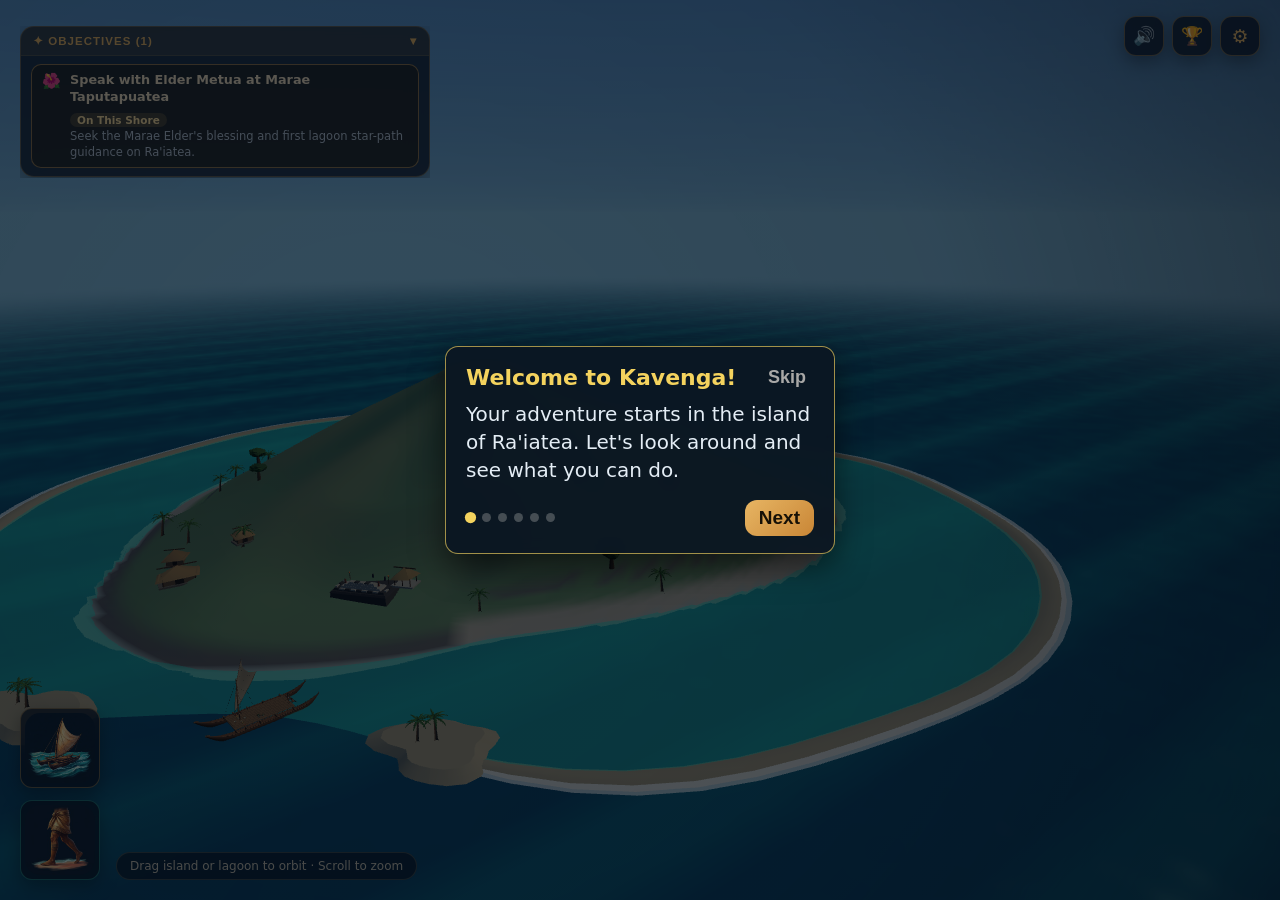
<file: index.html>
<!DOCTYPE html>
<html lang="en">
<head>
  <meta charset="UTF-8" />
  <meta name="viewport" content="width=device-width, initial-scale=1.0, viewport-fit=cover" />
  <meta name="theme-color" content="#0b1826" />
  <meta name="mobile-web-app-capable" content="yes" />
  <meta name="apple-mobile-web-app-capable" content="yes" />
  <meta name="apple-mobile-web-app-status-bar-style" content="black-translucent" />
  <meta name="apple-mobile-web-app-title" content="Kavenga" />
  <title>Kavenga: Songs of the Star Path</title>
  <link rel="manifest" href="./manifest.webmanifest" />
  <link rel="icon" href="./favicon.ico" sizes="any" />
  <link rel="icon" type="image/png" sizes="32x32" href="./assets/icons/favicon-32.png" />
  <link rel="icon" type="image/png" sizes="64x64" href="./assets/icons/favicon-64.png" />
  <link rel="apple-touch-icon" sizes="180x180" href="./assets/icons/apple-touch-icon.png" />
  <link rel="stylesheet" href="./styles.css?v=20261125e" />
  <script type="importmap">
    {
      "imports": {
        "three": "./vendor/three.module.min.js",
        "./src/pwa.js": "./src/pwa.js?v=20261123p",
        "./src/core/gameConstants.js": "./src/core/gameConstants.js?v=20261124d",
        "./src/core/gameState.js": "./src/core/gameState.js?v=20261120q",
        "./src/core/campaignManager.js": "./src/core/campaignManager.js?v=20261125d",
        "./src/core/objectivesManager.js": "./src/core/objectivesManager.js?v=20261122f",
        "./src/core/achievementsManager.js": "./src/core/achievementsManager.js?v=20261120q",
        "./src/data/achievementsData.js": "./src/data/achievementsData.js?v=20261120q",
        "./src/data/constellationLessonsData.js": "./src/data/constellationLessonsData.js?v=20261120q",
        "./src/data/constellationSilhouettesData.js": "./src/data/constellationSilhouettesData.js?v=20261120q",
        "./src/data/constellationsData.js": "./src/data/constellationsData.js?v=20261120q",
        "./src/data/islandsData.js": "./src/data/islandsData.js?v=20261122h",
        "./src/data/objectivesData.js": "./src/data/objectivesData.js?v=20261120q",
        "./src/data/playerCharactersData.js": "./src/data/playerCharactersData.js?v=20261120q",
        "./src/data/sandDiagramsData.js": "./src/data/sandDiagramsData.js?v=20261125d",
        "./src/data/skyVigilData.js": "./src/data/skyVigilData.js?v=20261120q",
        "./src/data/songsData.js": "./src/data/songsData.js?v=20261125d",
        "./src/data/voiceLinesData.js": "./src/data/voiceLinesData.js?v=20261125d",
        "./src/data/walkableIslandsData.js": "./src/data/walkableIslandsData.js?v=20261122e",
        "./src/simulation/celestialSim.js": "./src/simulation/celestialSim.js?v=20261120q",
        "./src/simulation/hullPhysics.js": "./src/simulation/hullPhysics.js?v=20261120q",
        "./src/simulation/oceanSim.js": "./src/simulation/oceanSim.js?v=20261122e",
        "./src/simulation/shadowCraft.js": "./src/simulation/shadowCraft.js?v=20261120q",
        "./src/rendering/CameraController.js": "./src/rendering/CameraController.js?v=20261124h",
        "./src/rendering/CloudSculptBuilder.js": "./src/rendering/CloudSculptBuilder.js?v=20261120q",
        "./src/rendering/IslandAct1RemainBuilder.js": "./src/rendering/IslandAct1RemainBuilder.js?v=20261121m",
        "./src/rendering/IslandAct2Builder.js": "./src/rendering/IslandAct2Builder.js?v=20261121aa",
        "./src/rendering/IslandAct3Builder.js": "./src/rendering/IslandAct3Builder.js?v=20261123c",
        "./src/rendering/IslandPropsBuilder.js": "./src/rendering/IslandPropsBuilder.js?v=20261122b",
        "./src/rendering/IslandRapaNuiBuilder.js": "./src/rendering/IslandRapaNuiBuilder.js?v=20261122e",
        "./src/rendering/IslandSculptToolkit.js": "./src/rendering/IslandSculptToolkit.js?v=20261121d",
        "./src/rendering/IslandTerrainBuilder.js": "./src/rendering/IslandTerrainBuilder.js?v=20261122r",
        "./src/rendering/CrewCharacterBuilder.js": "./src/rendering/CrewCharacterBuilder.js?v=20261121j",
        "./src/rendering/OceanRenderer.js": "./src/rendering/OceanRenderer.js?v=20261120q",
        "./src/rendering/PlayerCharacterBuilder.js": "./src/rendering/PlayerCharacterBuilder.js?v=20261122h",
        "./src/rendering/ShoreDioramaRenderer.js": "./src/rendering/ShoreDioramaRenderer.js?v=20261124m",
        "./src/rendering/SkyDomeRenderer.js": "./src/rendering/SkyDomeRenderer.js?v=20261120q",
        "./src/rendering/StarRingRenderer.js": "./src/rendering/StarRingRenderer.js?v=20261120q",
        "./src/rendering/VakaCargoPropsBuilder.js": "./src/rendering/VakaCargoPropsBuilder.js?v=20261121n",
        "./src/rendering/VakaRenderer.js": "./src/rendering/VakaRenderer.js?v=20261121n",
        "./src/rendering/WalkableIslandScene.js": "./src/rendering/WalkableIslandScene.js?v=20261124m",
        "./src/rendering/WorldCuesRenderer.js": "./src/rendering/WorldCuesRenderer.js?v=20261124o",
        "./src/audio/BackgroundMusicEngine.js": "./src/audio/BackgroundMusicEngine.js?v=20261123a",
        "./src/audio/ChantAndDrumEngine.js": "./src/audio/ChantAndDrumEngine.js?v=20261120q",
        "./src/audio/SpatialSeaAudio.js": "./src/audio/SpatialSeaAudio.js?v=20261124o",
        "./src/audio/VoiceOverEngine.js": "./src/audio/VoiceOverEngine.js?v=20261124b",
        "./src/ui/AchievementsUI.js": "./src/ui/AchievementsUI.js?v=20261120q",
        "./src/ui/CanoeModalUI.js": "./src/ui/CanoeModalUI.js?v=20261123q",
        "./src/ui/canoePanelWidgets.js": "./src/ui/canoePanelWidgets.js?v=20261125e",
        "./src/ui/CrewSplashUI.js": "./src/ui/CrewSplashUI.js?v=20261120q",
        "./src/ui/ElderVigilPromptUI.js": "./src/ui/ElderVigilPromptUI.js?v=20261120q",
        "./src/ui/IslandHubUI.js": "./src/ui/IslandHubUI.js?v=20261124m",
        "./src/ui/IslandSettingsUI.js": "./src/ui/IslandSettingsUI.js?v=20261125c",
        "./src/ui/OnboardingTourUI.js": "./src/ui/OnboardingTourUI.js?v=20261125a",
        "./src/ui/SailingHUD.js": "./src/ui/SailingHUD.js?v=20261125c",
        "./src/ui/SandCanvas.js": "./src/ui/SandCanvas.js?v=20261124a",
        "./src/ui/SkyVigilUI.js": "./src/ui/SkyVigilUI.js?v=20261124p",
        "./src/ui/WalkableIslandUI.js": "./src/ui/WalkableIslandUI.js?v=20261124m"
      }
    }
  </script>
</head>
<body>
  <!-- Full-bleed WebGL 3D Sky Dome, Ocean Swells & Twin-Hulled Vaka -->
  <div id="webgl-container"></div>

  <!-- Projected Sky Star Labels (strictly mode-gated; hidden in Master Navigator) -->
  <div id="sky-labels-layer"></div>

  <!-- Zero-Compass Open-Ocean Sailing HUD -->
  <div id="sailing-hud" class="hidden"></div>

  <!-- Grounded On-Shore Star-Stone Vigil (Ahu Feti'a) Sky Observatory -->
  <div id="sky-vigil-ui" class="hidden"></div>

  <!-- Optional 3D Walk Shore HUD & Proximity POI Popups -->
  <div id="walkable-island-ui" class="hidden"></div>

  <!-- Unified 3D Shore Diorama & 4-Station Docked Panel -->
  <div id="island-hub"></div>

  <!-- Bottom-Left Canoe / Set Sail & Walk Mode Buttons -->
  <button
    class="island-settings-btn shore-canoe-fab hidden"
    id="btnShoreCanoeModal"
    type="button"
    data-tooltip="Vaka, Crew, Cargo &amp; Set Sail"
    aria-label="Vaka and Set Sail"
  >
    <img id="shoreCanoeImg" src="./assets/icons/vaka_button_1sail.jpg?v=20261120m" alt="" />
  </button>

  <button
    class="island-settings-btn shore-walk-fab hub-walk-opt-btn hidden"
    id="btnShoreWalkToggle"
    type="button"
    data-tooltip="Explore Island on Foot"
    aria-label="Walk Shore"
  >
    <img id="shoreWalkImg" src="./assets/icons/walk_button.jpg?v=20261120m" alt="" />
  </button>

  <button
    class="island-settings-btn shore-icon-btn shore-objectives-fab hidden"
    id="btnShoreObjectivesModal"
    type="button"
    title="View Active Objectives"
    aria-label="Objectives"
  >
    <span aria-hidden="true">✦</span>
    <span class="shore-objectives-badge hidden" id="shoreObjectivesBadge">0</span>
  </button>

  <div
    class="modal-backdrop hidden"
    id="shore-objectives-modal"
    role="dialog"
    aria-modal="true"
    aria-labelledby="shoreObjModalTitle"
  >
    <div class="shore-objectives-modal-card">
      <div class="shore-objectives-modal-header">
        <div>
          <span class="modal-eyebrow">Wayfinder Log</span>
          <h3 id="shoreObjModalTitle">✦ Active Objectives</h3>
        </div>
        <button class="secondary-btn small-btn" id="btnCloseObjectivesModal" type="button">
          Close
        </button>
      </div>
      <div class="shore-objectives-list shore-objectives-modal-list" id="shoreObjectivesModalList"></div>
    </div>
  </div>

  <!-- Shared Ashore Top-Right Icon Controls (outside Hub & Walk UI) -->
  <div id="shore-top-controls" class="shore-top-controls hidden" aria-label="Shore Controls">
    <button
      class="island-settings-btn shore-icon-btn"
      id="btnShoreToggleSound"
      type="button"
      title="Sound On — Click to Mute"
      aria-label="Toggle Sound"
    >
      <span id="shoreSoundGlyph" aria-hidden="true">🔊</span>
    </button>
    <button
      class="island-settings-btn shore-icon-btn island-achievements-btn"
      id="btnShoreOpenAchievements"
      type="button"
      title="View Wayfinder Achievements"
      aria-label="Achievements"
    >
      <span aria-hidden="true">🏆</span>
    </button>
    <button
      class="island-settings-btn shore-icon-btn"
      id="btnShoreOpenSettings"
      type="button"
      title="Open Island Settings"
      aria-label="Settings"
    >
      <span class="island-settings-gear" aria-hidden="true">⚙</span>
    </button>
  </div>

  <!-- First-Time Shore & Sailing Onboarding Tours -->
  <div id="onboarding-tour-ui" class="hidden"></div>
  <div id="sailing-tour-ui" class="hidden"></div>
  <div id="tahaa-cloud-tour-ui" class="hidden"></div>

  <!-- Dedicated Canoe, Crew, Cargo & Set Sail Modal (Shore Phase) -->
  <div id="canoe-modal-ui" class="hidden"></div>

  <!-- Ashore Settings Modal & Start-Over Confirmation (Island Phase Only) -->
  <div id="island-settings-ui" class="hidden"></div>

  <!-- Pre-Departure Elder Night-Sky Teaching Choice Popup -->
  <div id="elder-vigil-prompt-ui" class="hidden"></div>

  <!-- Crew Recruitment Splash Modal -->
  <div id="crew-splash-ui" class="hidden"></div>

  <!-- Global Celebration Banners (Sea & Shore) + Ashore Achievements Gallery Modal -->
  <div id="achievements-ui"></div>

  <script type="module" src="./src/main.js?v=20261125a"></script>
</body>
</html>
</file>
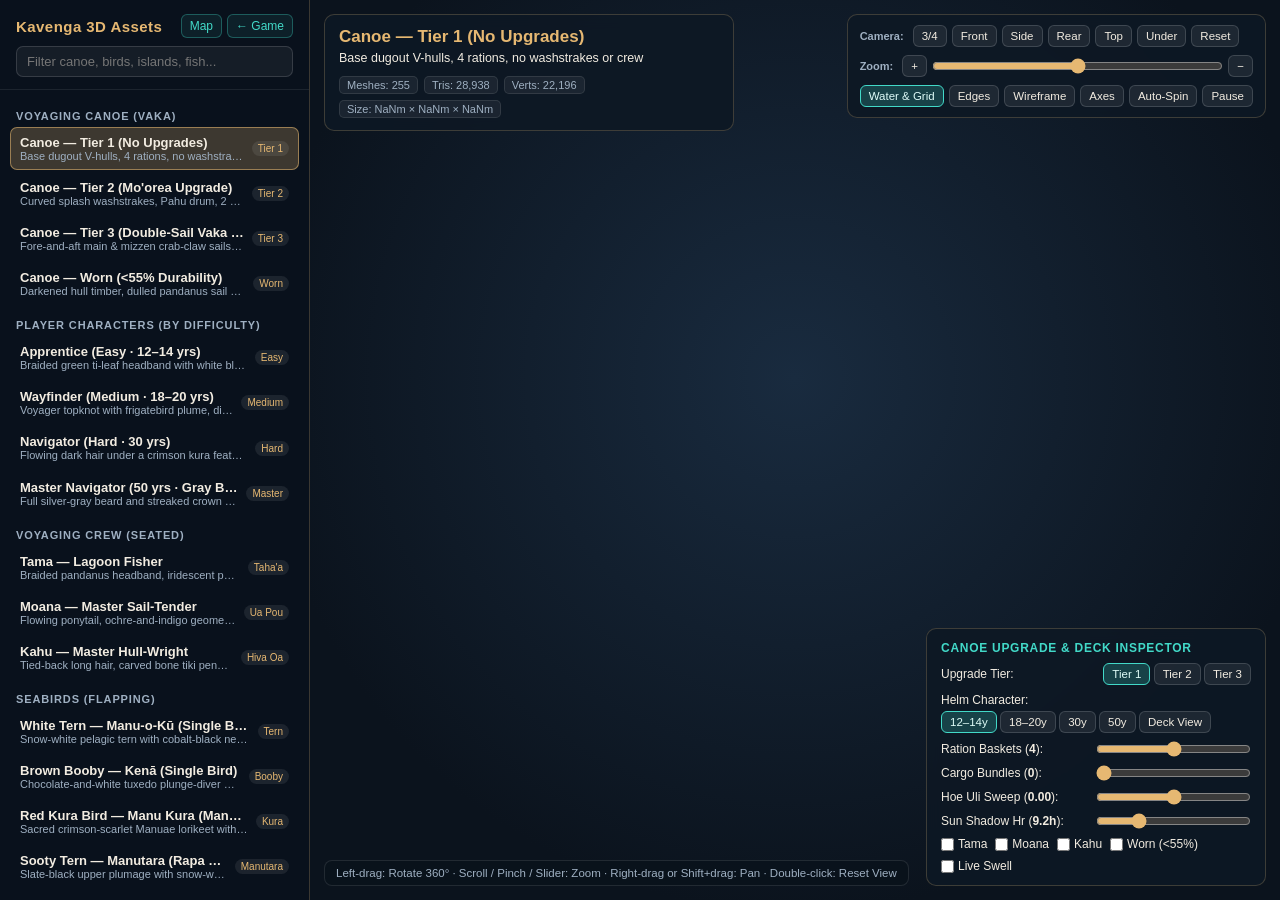
<file: asset-viewer.html>
<!DOCTYPE html>
<html lang="en">
<head>
  <meta charset="UTF-8" />
  <meta name="viewport" content="width=device-width, initial-scale=1.0" />
  <title>Kavenga — 3D Asset Debug Viewer</title>
  <link rel="icon" href="./favicon.ico" sizes="any" />
  <link rel="icon" type="image/png" sizes="32x32" href="./assets/icons/favicon-32.png" />
  <link rel="icon" type="image/png" sizes="64x64" href="./assets/icons/favicon-64.png" />
  <link rel="apple-touch-icon" sizes="180x180" href="./assets/icons/apple-touch-icon.png" />
  <script type="importmap">
    {
      "imports": {
        "three": "./vendor/three.module.min.js",
        "./src/data/islandsData.js": "./src/data/islandsData.js?v=20261122h",
        "./src/rendering/IslandAct1RemainBuilder.js": "./src/rendering/IslandAct1RemainBuilder.js?v=20261121m",
        "./src/rendering/IslandAct2Builder.js": "./src/rendering/IslandAct2Builder.js?v=20261121aa",
        "./src/rendering/IslandAct3Builder.js": "./src/rendering/IslandAct3Builder.js?v=20261123c",
        "./src/rendering/IslandPropsBuilder.js": "./src/rendering/IslandPropsBuilder.js?v=20261122b",
        "./src/rendering/IslandRapaNuiBuilder.js": "./src/rendering/IslandRapaNuiBuilder.js?v=20261122e",
        "./src/rendering/IslandSculptToolkit.js": "./src/rendering/IslandSculptToolkit.js?v=20261121d",
        "./src/rendering/IslandTerrainBuilder.js": "./src/rendering/IslandTerrainBuilder.js?v=20261122r",
        "./src/rendering/CrewCharacterBuilder.js": "./src/rendering/CrewCharacterBuilder.js?v=20261121j",
        "./src/rendering/PlayerCharacterBuilder.js": "./src/rendering/PlayerCharacterBuilder.js?v=20261122h",
        "./src/rendering/VakaCargoPropsBuilder.js": "./src/rendering/VakaCargoPropsBuilder.js?v=20261121n",
        "./src/rendering/VakaRenderer.js": "./src/rendering/VakaRenderer.js?v=20261121n",
        "./src/rendering/WorldCuesRenderer.js": "./src/rendering/WorldCuesRenderer.js?v=20261122r"
      }
    }
  </script>
  <style>
    :root {
      --bg-deep: #0b131d;
      --panel-bg: rgba(14, 24, 36, 0.92);
      --panel-border: rgba(217, 179, 120, 0.24);
      --accent-gold: #e6b872;
      --accent-teal: #42d9c8;
      --text-main: #f2ece1;
      --text-muted: #9fb0c2;
      --item-hover: rgba(230, 184, 114, 0.12);
      --item-active: rgba(230, 184, 114, 0.24);
    }

    * {
      box-sizing: border-box;
      margin: 0;
      padding: 0;
    }

    html, body {
      width: 100%;
      height: 100%;
      overflow: hidden;
      background: var(--bg-deep);
      color: var(--text-main);
      font-family: -apple-system, BlinkMacSystemFont, "Segoe UI", Roboto, sans-serif;
      user-select: none;
    }

    .viewer-layout {
      display: grid;
      grid-template-columns: 310px 1fr;
      width: 100%;
      height: 100%;
    }

    /* Sidebar Asset Catalog */
    .sidebar {
      background: rgba(10, 18, 28, 0.98);
      border-right: 1px solid var(--panel-border);
      display: flex;
      flex-direction: column;
      height: 100%;
      overflow: hidden;
      z-index: 10;
    }

    .sidebar-header {
      padding: 14px 16px 12px;
      border-bottom: 1px solid rgba(255, 255, 255, 0.08);
    }

    .sidebar-topline {
      display: flex;
      align-items: center;
      justify-content: space-between;
      gap: 8px;
      margin-bottom: 8px;
    }

    .sidebar-title {
      font-size: 15px;
      font-weight: 700;
      letter-spacing: 0.03em;
      color: var(--accent-gold);
    }

    .back-link {
      font-size: 12px;
      color: var(--accent-teal);
      text-decoration: none;
      padding: 4px 8px;
      border-radius: 6px;
      border: 1px solid rgba(66, 217, 200, 0.32);
      background: rgba(66, 217, 200, 0.08);
    }

    .back-link:hover {
      background: rgba(66, 217, 200, 0.18);
    }

    .search-input {
      width: 100%;
      padding: 7px 10px;
      border-radius: 7px;
      border: 1px solid rgba(255, 255, 255, 0.14);
      background: rgba(255, 255, 255, 0.05);
      color: var(--text-main);
      font-size: 13px;
      outline: none;
    }

    .search-input:focus {
      border-color: var(--accent-gold);
    }

    .asset-list {
      flex: 1;
      overflow-y: auto;
      padding: 8px 10px 18px;
    }

    .category-heading {
      font-size: 11px;
      font-weight: 700;
      text-transform: uppercase;
      letter-spacing: 0.08em;
      color: var(--text-muted);
      padding: 12px 6px 5px;
    }

    .asset-btn {
      width: 100%;
      text-align: left;
      background: transparent;
      border: 1px solid transparent;
      color: var(--text-main);
      padding: 7px 9px;
      border-radius: 7px;
      cursor: pointer;
      display: flex;
      align-items: center;
      justify-content: space-between;
      gap: 8px;
      margin-bottom: 2px;
      transition: background 0.12s ease, border-color 0.12s ease;
    }

    .asset-btn:hover {
      background: var(--item-hover);
    }

    .asset-btn.active {
      background: var(--item-active);
      border-color: rgba(230, 184, 114, 0.55);
    }

    .asset-btn-main {
      display: flex;
      flex-direction: column;
      min-width: 0;
    }

    .asset-btn-name {
      font-size: 13px;
      font-weight: 600;
      white-space: nowrap;
      overflow: hidden;
      text-overflow: ellipsis;
    }

    .asset-btn-sub {
      font-size: 11px;
      color: var(--text-muted);
      white-space: nowrap;
      overflow: hidden;
      text-overflow: ellipsis;
    }

    .asset-tag {
      font-size: 10px;
      padding: 2px 6px;
      border-radius: 999px;
      background: rgba(255, 255, 255, 0.08);
      color: var(--accent-gold);
      flex-shrink: 0;
    }

    /* 3D Viewport Stage */
    .stage-wrap {
      position: relative;
      width: 100%;
      height: 100%;
      overflow: hidden;
      background: radial-gradient(circle at 50% 42%, #192b3f 0%, #0b131d 75%);
    }

    #viewport {
      width: 100%;
      height: 100%;
      cursor: grab;
    }

    #viewport:active {
      cursor: grabbing;
    }

    /* Floating Info Card (Top-Left) */
    .info-card {
      position: absolute;
      top: 14px;
      left: 14px;
      max-width: 410px;
      background: var(--panel-bg);
      border: 1px solid var(--panel-border);
      border-radius: 10px;
      padding: 12px 14px;
      backdrop-filter: blur(8px);
      pointer-events: none;
    }

    .info-title {
      font-size: 17px;
      font-weight: 700;
      color: var(--accent-gold);
      margin-bottom: 3px;
    }

    .info-desc {
      font-size: 12.5px;
      line-height: 1.4;
      color: var(--text-main);
      margin-bottom: 8px;
    }

    .stats-row {
      display: flex;
      flex-wrap: wrap;
      gap: 6px;
      font-size: 11px;
      color: var(--text-muted);
    }

    .stat-pill {
      background: rgba(255, 255, 255, 0.06);
      border: 1px solid rgba(255, 255, 255, 0.1);
      padding: 2px 7px;
      border-radius: 5px;
    }

    /* Camera & Debug Toolbar (Top-Right) */
    .toolbar-card {
      position: absolute;
      top: 14px;
      right: 14px;
      background: var(--panel-bg);
      border: 1px solid var(--panel-border);
      border-radius: 10px;
      padding: 10px 12px;
      backdrop-filter: blur(8px);
      display: flex;
      flex-direction: column;
      gap: 8px;
      min-width: 300px;
    }

    .toolbar-row {
      display: flex;
      align-items: center;
      flex-wrap: wrap;
      gap: 5px;
    }

    .toolbar-label {
      font-size: 11px;
      font-weight: 600;
      color: var(--text-muted);
      margin-right: 4px;
    }

    .tool-btn {
      background: rgba(255, 255, 255, 0.07);
      border: 1px solid rgba(255, 255, 255, 0.15);
      color: var(--text-main);
      font-size: 11.5px;
      padding: 4px 8px;
      border-radius: 6px;
      cursor: pointer;
    }

    .tool-btn:hover {
      background: rgba(255, 255, 255, 0.15);
    }

    .tool-btn.active {
      background: rgba(66, 217, 200, 0.22);
      border-color: var(--accent-teal);
      color: #dffcf8;
    }

    .zoom-slider {
      flex: 1;
      accent-color: var(--accent-gold);
      cursor: pointer;
    }

    /* Asset-Specific Inspector Controls (Bottom-Right) */
    .context-card {
      position: absolute;
      bottom: 14px;
      right: 14px;
      width: 340px;
      background: var(--panel-bg);
      border: 1px solid var(--panel-border);
      border-radius: 10px;
      padding: 12px 14px;
      backdrop-filter: blur(8px);
      display: flex;
      flex-direction: column;
      gap: 8px;
    }

    .context-card.hidden {
      display: none;
    }

    .context-heading {
      font-size: 12px;
      font-weight: 700;
      text-transform: uppercase;
      letter-spacing: 0.06em;
      color: var(--accent-teal);
    }

    .ctrl-row {
      display: flex;
      align-items: center;
      justify-content: space-between;
      gap: 8px;
      font-size: 12px;
    }

    .ctrl-row input[type="range"] {
      width: 155px;
      accent-color: var(--accent-gold);
    }

    .ctrl-checks {
      display: flex;
      flex-wrap: wrap;
      gap: 8px;
      font-size: 12px;
    }

    .ctrl-checks label {
      display: inline-flex;
      align-items: center;
      gap: 4px;
      cursor: pointer;
    }

    /* Controls Hint Bar (Bottom-Left) */
    .hint-bar {
      position: absolute;
      bottom: 14px;
      left: 14px;
      background: rgba(10, 18, 28, 0.78);
      border: 1px solid rgba(255, 255, 255, 0.1);
      border-radius: 8px;
      padding: 6px 11px;
      font-size: 11.5px;
      color: var(--text-muted);
      pointer-events: none;
    }

    @media (max-width: 860px) {
      .viewer-layout {
        grid-template-columns: 240px 1fr;
      }
      .info-card {
        max-width: 280px;
      }
    }
  </style>
</head>
<body>
  <div class="viewer-layout">
    <aside class="sidebar">
      <div class="sidebar-header">
        <div class="sidebar-topline">
          <span class="sidebar-title">Kavenga 3D Assets</span>
          <div style="display:flex;gap:5px;">
            <a class="back-link" href="./map.html">Map</a>
            <a class="back-link" href="./index.html">← Game</a>
          </div>
        </div>
        <input
          id="asset-search"
          class="search-input"
          type="search"
          placeholder="Filter canoe, birds, islands, fish..."
          autocomplete="off"
        />
      </div>
      <div id="asset-list" class="asset-list"></div>
    </aside>

    <main class="stage-wrap">
      <div id="viewport"></div>

      <section class="info-card">
        <div id="info-title" class="info-title">Loading...</div>
        <div id="info-desc" class="info-desc"></div>
        <div id="info-stats" class="stats-row"></div>
      </section>

      <section class="toolbar-card">
        <div class="toolbar-row">
          <span class="toolbar-label">Camera:</span>
          <button class="tool-btn" data-cam="iso">3/4</button>
          <button class="tool-btn" data-cam="front">Front</button>
          <button class="tool-btn" data-cam="side">Side</button>
          <button class="tool-btn" data-cam="back">Rear</button>
          <button class="tool-btn" data-cam="top">Top</button>
          <button class="tool-btn" data-cam="bottom">Under</button>
          <button class="tool-btn" data-cam="reset">Reset</button>
        </div>
        <div class="toolbar-row">
          <span class="toolbar-label">Zoom:</span>
          <button id="btn-zoom-in" class="tool-btn" title="Zoom In">+</button>
          <input id="zoom-slider" class="zoom-slider" type="range" min="0" max="100" value="45" />
          <button id="btn-zoom-out" class="tool-btn" title="Zoom Out">−</button>
        </div>
        <div class="toolbar-row">
          <button id="toggle-water" class="tool-btn active">Water &amp; Grid</button>
          <button id="toggle-edges" class="tool-btn">Edges</button>
          <button id="toggle-wire" class="tool-btn">Wireframe</button>
          <button id="toggle-axes" class="tool-btn">Axes</button>
          <button id="toggle-spin" class="tool-btn">Auto-Spin</button>
          <button id="toggle-pause" class="tool-btn">Pause</button>
        </div>
      </section>

      <section id="context-card" class="context-card hidden"></section>

      <div class="hint-bar">
        Left-drag: Rotate 360° · Scroll / Pinch / Slider: Zoom · Right-drag or Shift+drag: Pan · Double-click: Reset View
      </div>
    </main>
  </div>

  <script type="module" src="./src/assetViewer.js?v=20261124a"></script>
</body>
</html>
</file>
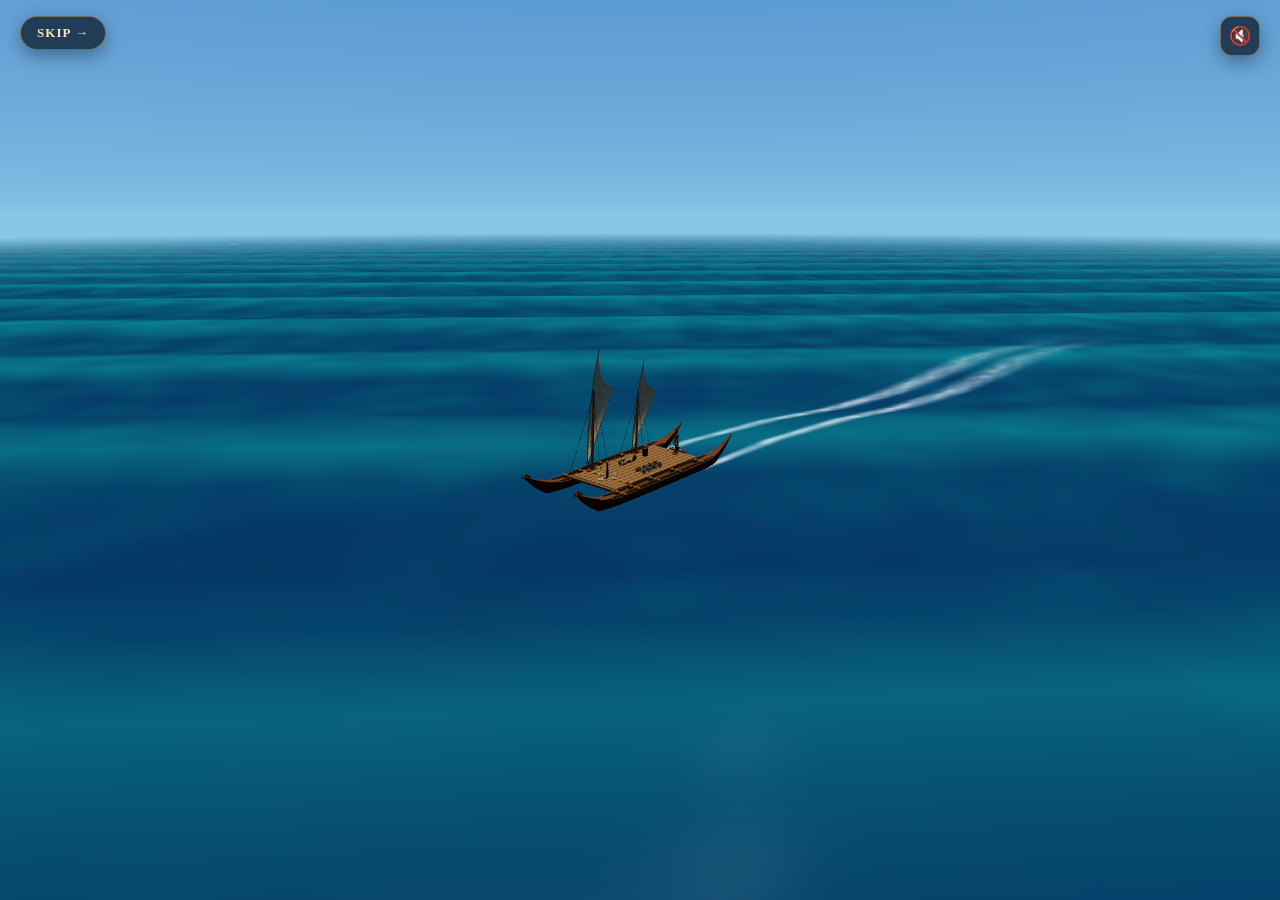
<file: intro.html>
<!DOCTYPE html>
<html lang="en">
<head>
  <meta charset="UTF-8" />
  <meta name="viewport" content="width=device-width, initial-scale=1.0, viewport-fit=cover" />
  <meta name="theme-color" content="#060e1b" />
  <meta name="mobile-web-app-capable" content="yes" />
  <meta name="apple-mobile-web-app-capable" content="yes" />
  <meta name="apple-mobile-web-app-status-bar-style" content="black-translucent" />
  <meta name="apple-mobile-web-app-title" content="Kavenga" />
  <title>Kavenga: Songs of the Star Path</title>
  <link rel="manifest" href="./manifest.webmanifest" />
  <link rel="icon" href="./favicon.ico" sizes="any" />
  <link rel="icon" type="image/png" sizes="32x32" href="./assets/icons/favicon-32.png" />
  <link rel="icon" type="image/png" sizes="64x64" href="./assets/icons/favicon-64.png" />
  <link rel="apple-touch-icon" sizes="180x180" href="./assets/icons/apple-touch-icon.png" />
  <script type="importmap">
    {
      "imports": {
        "three": "./vendor/three.module.min.js",
        "./src/pwa.js": "./src/pwa.js?v=20261123p",
        "./src/core/gameConstants.js": "./src/core/gameConstants.js?v=20261120m",
        "./src/core/gameState.js": "./src/core/gameState.js?v=20261120m",
        "./src/data/constellationSilhouettesData.js": "./src/data/constellationSilhouettesData.js?v=20261120m",
        "./src/simulation/oceanSim.js": "./src/simulation/oceanSim.js?v=20261120m",
        "./src/rendering/CloudSculptBuilder.js": "./src/rendering/CloudSculptBuilder.js?v=20261120m",
        "./src/rendering/IslandAct1RemainBuilder.js": "./src/rendering/IslandAct1RemainBuilder.js?v=20261121m",
        "./src/rendering/IslandAct2Builder.js": "./src/rendering/IslandAct2Builder.js?v=20261121aa",
        "./src/rendering/IslandAct3Builder.js": "./src/rendering/IslandAct3Builder.js?v=20261123c",
        "./src/rendering/IslandPropsBuilder.js": "./src/rendering/IslandPropsBuilder.js?v=20261122b",
        "./src/rendering/IslandRapaNuiBuilder.js": "./src/rendering/IslandRapaNuiBuilder.js?v=20261121d",
        "./src/rendering/IslandSculptToolkit.js": "./src/rendering/IslandSculptToolkit.js?v=20261121d",
        "./src/rendering/IslandTerrainBuilder.js": "./src/rendering/IslandTerrainBuilder.js?v=20261122r",
        "./src/rendering/SkyDomeRenderer.js": "./src/rendering/SkyDomeRenderer.js?v=20261120m",
        "./src/rendering/OceanRenderer.js": "./src/rendering/OceanRenderer.js?v=20261120m",
        "./src/rendering/CrewCharacterBuilder.js": "./src/rendering/CrewCharacterBuilder.js?v=20261121j",
        "./src/rendering/PlayerCharacterBuilder.js": "./src/rendering/PlayerCharacterBuilder.js?v=20261122b",
        "./src/rendering/VakaCargoPropsBuilder.js": "./src/rendering/VakaCargoPropsBuilder.js?v=20261121n",
        "./src/rendering/VakaRenderer.js": "./src/rendering/VakaRenderer.js?v=20261121n",
        "./src/rendering/WorldCuesRenderer.js": "./src/rendering/WorldCuesRenderer.js?v=20261122r"
      }
    }
  </script>
  <style>
    *,
    *::before,
    *::after {
      box-sizing: border-box;
      margin: 0;
      padding: 0;
      -webkit-user-select: none;
      user-select: none;
      -webkit-touch-callout: none;
      -webkit-tap-highlight-color: transparent;
    }

    html,
    body {
      width: 100%;
      height: 100%;
      height: 100dvh;
      overflow: hidden;
      overscroll-behavior: none;
      touch-action: manipulation;
      background: #060e1b;
      font-family: -apple-system, BlinkMacSystemFont, 'Segoe UI', Roboto, sans-serif;
      color: #f6efe2;
      -webkit-user-select: none;
      user-select: none;
      -webkit-touch-callout: none;
    }

    button,
    .intro-overlay {
      touch-action: manipulation;
    }

    #intro-webgl {
      position: fixed;
      inset: 0;
      z-index: 1;
      touch-action: none;
    }

    #intro-webgl canvas {
      display: block;
      width: 100%;
      height: 100%;
      touch-action: none;
    }

    .intro-overlay {
      position: fixed;
      inset: 0;
      z-index: 4;
      pointer-events: none;
      display: flex;
      flex-direction: column;
      align-items: center;
      justify-content: space-between;
      padding:
        max(14px, 3dvh, env(safe-area-inset-top, 0px))
        max(20px, env(safe-area-inset-right, 0px))
        max(28px, 6.5dvh, calc(env(safe-area-inset-bottom, 0px) + 18px))
        max(20px, env(safe-area-inset-left, 0px));
    }

    .intro-title-stack {
      display: flex;
      flex-direction: column;
      align-items: center;
      text-align: center;
      width: min(680px, 86vw);
    }

    /* Cropped to the exact opaque woodcarving band (y: 33.7%..70.7%) of 2752x1536 assets/banner.png
       so "Kavenga" sits near the top edge and "Songs of the Star Path" tucks right beneath it */
    .intro-banner-wrap {
      width: min(590px, 82vw);
      aspect-ratio: 2752 / 680;
      overflow: hidden;
      opacity: 0;
      transform: translate3d(0, -16px, 0) scale(0.965);
      transition:
        opacity 3.2s cubic-bezier(0.22, 1, 0.36, 1),
        transform 3.2s cubic-bezier(0.22, 1, 0.36, 1);
      filter: drop-shadow(0 12px 28px rgba(0, 0, 0, 0.65))
        drop-shadow(0 0 26px rgba(255, 190, 98, 0.22));
    }

    .intro-banner-wrap.visible {
      opacity: 1;
      transform: translate3d(0, 0, 0) scale(1);
    }

    .intro-banner-img {
      width: 100%;
      height: 100%;
      object-fit: cover;
      object-position: 50% 53.9%;
      display: block;
    }

    .intro-subtitle {
      margin-top: -4px;
      font-family: Georgia, 'Times New Roman', serif;
      font-size: clamp(19px, 2.55vw, 31px);
      font-weight: 400;
      font-style: italic;
      letter-spacing: 0.14em;
      color: #ffe8be;
      text-shadow:
        0 2px 14px rgba(0, 0, 0, 0.85),
        0 0 24px rgba(235, 178, 92, 0.38);
      opacity: 0;
      transform: translate3d(0, 10px, 0);
      transition:
        opacity 2.1s cubic-bezier(0.22, 1, 0.36, 1),
        transform 2.1s cubic-bezier(0.22, 1, 0.36, 1);
    }

    .intro-subtitle.visible {
      opacity: 1;
      transform: translate3d(0, 0, 0);
    }

    .intro-start-wrap {
      opacity: 0;
      transform: translate3d(0, 14px, 0);
      pointer-events: none;
      transition:
        opacity 1.8s cubic-bezier(0.22, 1, 0.36, 1),
        transform 1.8s cubic-bezier(0.22, 1, 0.36, 1);
    }

    .intro-start-wrap.visible {
      opacity: 1;
      transform: translate3d(0, 0, 0);
      pointer-events: auto;
    }

    .intro-start-btn {
      display: inline-flex;
      align-items: center;
      justify-content: center;
      min-width: 196px;
      padding: 14px 44px;
      border-radius: 999px;
      text-decoration: none;
      font-family: Georgia, 'Times New Roman', serif;
      font-size: 20px;
      font-weight: 600;
      letter-spacing: 0.14em;
      text-transform: uppercase;
      color: #1b1106;
      background: linear-gradient(180deg, #f6d596 0%, #dfab58 55%, #c58835 100%);
      border: 1.5px solid rgba(255, 240, 204, 0.78);
      box-shadow:
        0 10px 30px rgba(0, 0, 0, 0.62),
        0 0 28px rgba(235, 181, 96, 0.36),
        inset 0 1px 0 rgba(255, 250, 235, 0.65);
      cursor: pointer;
      transition:
        transform 0.18s ease,
        box-shadow 0.18s ease,
        filter 0.18s ease;
    }

    .intro-start-btn:hover,
    .intro-start-btn:focus-visible {
      transform: translateY(-2px) scale(1.025);
      filter: brightness(1.06);
      box-shadow:
        0 14px 36px rgba(0, 0, 0, 0.7),
        0 0 38px rgba(246, 202, 122, 0.56),
        inset 0 1px 0 rgba(255, 252, 240, 0.8);
      outline: none;
    }

    .intro-start-btn:active {
      transform: translateY(0) scale(0.99);
    }

    .intro-audio-btn {
      position: fixed;
      top: 16px;
      right: 20px;
      z-index: 6;
      pointer-events: auto;
      width: 40px;
      height: 40px;
      border-radius: 12px;
      background: rgba(9, 21, 35, 0.72);
      backdrop-filter: blur(10px);
      border: 1px solid rgba(231, 181, 99, 0.42);
      color: #f3e3c3;
      font-size: 18px;
      line-height: 1;
      display: inline-flex;
      align-items: center;
      justify-content: center;
      cursor: pointer;
      box-shadow: 0 6px 18px rgba(0, 0, 0, 0.34);
      transition: border-color 0.16s ease, background 0.16s ease, transform 0.12s ease;
    }

    .intro-audio-btn:hover {
      background: rgba(15, 33, 52, 0.9);
      border-color: #e7b563;
      transform: translateY(-1px);
    }

    .intro-skip-pill {
      position: fixed;
      top: 16px;
      left: 20px;
      z-index: 6;
      pointer-events: auto;
      padding: 8px 16px;
      border-radius: 999px;
      background: rgba(9, 21, 35, 0.72);
      backdrop-filter: blur(10px);
      border: 1px solid rgba(231, 181, 99, 0.42);
      color: #f3e3c3;
      font-family: Georgia, 'Times New Roman', serif;
      font-size: 13px;
      font-weight: 600;
      letter-spacing: 0.08em;
      text-transform: uppercase;
      text-decoration: none;
      display: inline-flex;
      align-items: center;
      gap: 6px;
      cursor: pointer;
      box-shadow: 0 6px 18px rgba(0, 0, 0, 0.34);
      transition: border-color 0.16s ease, background 0.16s ease, transform 0.12s ease;
    }

    .intro-skip-pill:hover,
    .intro-skip-pill:focus-visible {
      background: rgba(15, 33, 52, 0.9);
      border-color: #e7b563;
      transform: translateY(-1px);
      outline: none;
    }
  </style>
</head>
<body>
  <div id="intro-webgl"></div>

  <audio id="intro-theme-audio" src="./assets/audio/tide.mp3" preload="auto" loop playsinline></audio>
  <a id="btn-intro-skip" href="./index.html" class="intro-skip-pill" title="Skip Intro to Game">Skip →</a>
  <button id="btn-intro-audio" class="intro-audio-btn" type="button" title="Toggle Theme Audio" aria-label="Toggle Theme Audio">🔊</button>

  <div class="intro-overlay">
    <div class="intro-title-stack">
      <div id="intro-banner" class="intro-banner-wrap">
        <img
          src="./assets/banner.png"
          alt="Kavenga"
          class="intro-banner-img"
        />
      </div>
      <div id="intro-subtitle" class="intro-subtitle">
        Songs of the Star Path
      </div>
    </div>

    <div id="intro-start-wrap" class="intro-start-wrap">
      <a id="btn-intro-start" href="./index.html" class="intro-start-btn">Start</a>
    </div>
  </div>

  <script>
    (() => {
      const audio = document.getElementById('intro-theme-audio');
      const btn = document.getElementById('btn-intro-audio');
      if (!audio || !btn) return;

      const isMainGameAudioOff = () => {
        try {
          if (localStorage.getItem('kavenga_audio_muted_v1') === '1') return true;
          if (localStorage.getItem('kavenga_music_enabled_v1') === 'false') return true;
        } catch {
          // Ignore storage errors
        }
        return false;
      };

      let userMuted = isMainGameAudioOff();

      const syncBtn = () => {
        const isAudible = !audio.paused && !audio.muted && !userMuted;
        btn.textContent = isAudible ? '🔊' : '🔇';
        btn.title = isAudible ? 'Theme Audio On — Click to Mute' : 'Theme Audio Off — Click to Play';
        btn.setAttribute('aria-pressed', String(isAudible));
      };

      const tryPlay = () => {
        if (userMuted) return;
        audio.muted = false;
        audio.volume = 0.72;
        const p = audio.play();
        if (p && typeof p.then === 'function') {
          p.then(syncBtn).catch(() => {
            syncBtn();
          });
        } else {
          syncBtn();
        }
      };

      // Unlock playback on first user interaction if browser blocks unmuted autoplay
      const unlockOnGesture = (e) => {
        if (e.target === btn) return;
        if (!userMuted && audio.paused) {
          tryPlay();
        }
        if (!audio.paused) {
          window.removeEventListener('pointerdown', unlockOnGesture, true);
          window.removeEventListener('keydown', unlockOnGesture, true);
          window.removeEventListener('touchstart', unlockOnGesture, true);
        }
      };
      window.addEventListener('pointerdown', unlockOnGesture, true);
      window.addEventListener('keydown', unlockOnGesture, true);
      window.addEventListener('touchstart', unlockOnGesture, true);

      btn.addEventListener('click', (e) => {
        e.currentTarget.blur();
        if (audio.paused || audio.muted || userMuted) {
          userMuted = false;
          tryPlay();
        } else {
          userMuted = true;
          audio.pause();
          syncBtn();
        }
      });

      audio.addEventListener('play', syncBtn);
      audio.addEventListener('pause', syncBtn);
      syncBtn();
      tryPlay();
    })();
  </script>
  <script type="module" src="./src/intro.js?v=20261123j"></script>
</body>
</html>
</file>
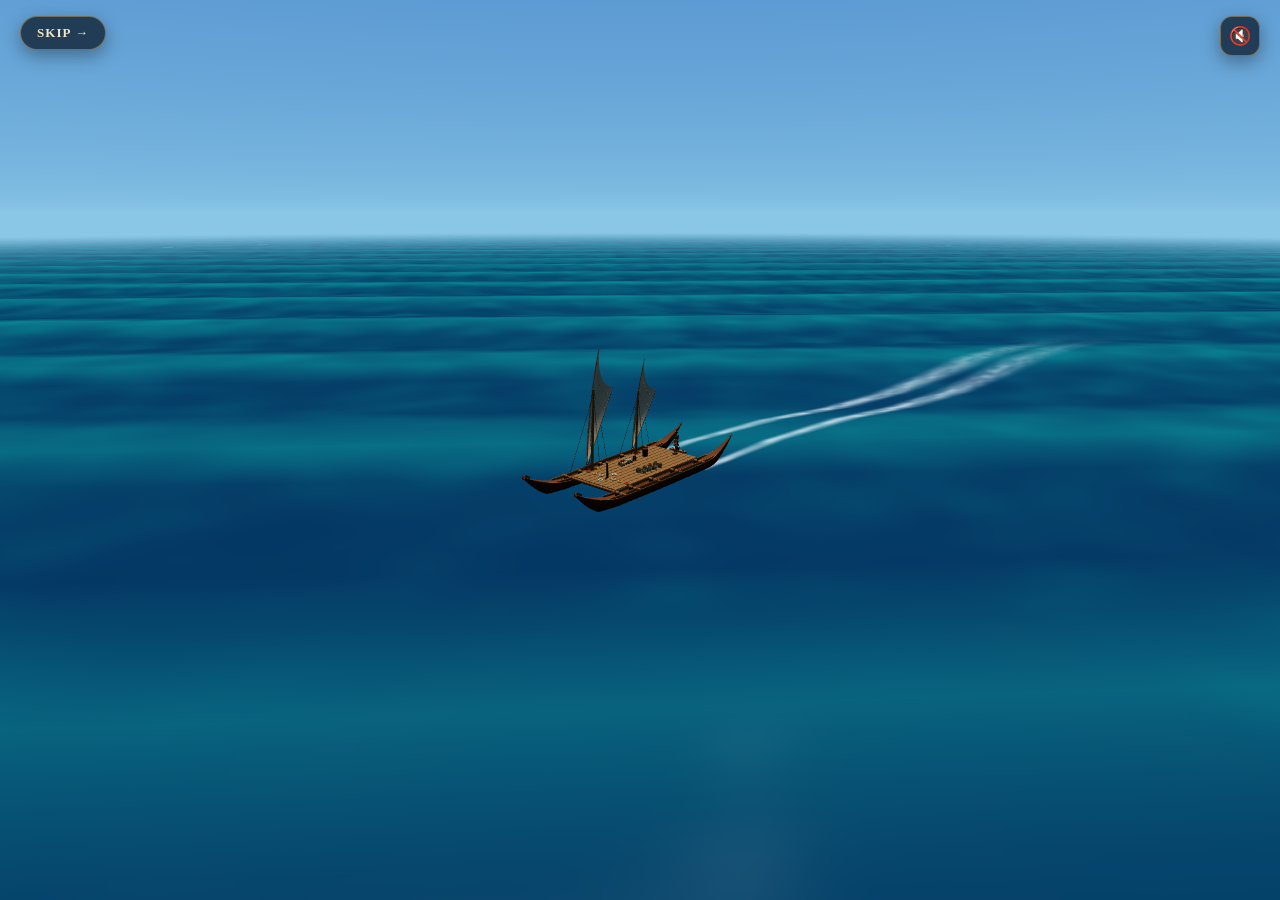
<file: intro_long.html>
<!DOCTYPE html>
<html lang="en">
<head>
  <meta charset="UTF-8" />
  <meta name="viewport" content="width=device-width, initial-scale=1.0" />
  <title>Kavenga: Songs of the Star Path</title>
  <link rel="icon" href="./favicon.ico" sizes="any" />
  <link rel="icon" type="image/png" sizes="32x32" href="./assets/icons/favicon-32.png" />
  <link rel="icon" type="image/png" sizes="64x64" href="./assets/icons/favicon-64.png" />
  <link rel="apple-touch-icon" sizes="180x180" href="./assets/icons/apple-touch-icon.png" />
  <script type="importmap">
    {
      "imports": {
        "three": "./vendor/three.module.min.js",
        "./src/core/gameConstants.js": "./src/core/gameConstants.js?v=20261120m",
        "./src/core/gameState.js": "./src/core/gameState.js?v=20261120m",
        "./src/data/constellationSilhouettesData.js": "./src/data/constellationSilhouettesData.js?v=20261120m",
        "./src/simulation/oceanSim.js": "./src/simulation/oceanSim.js?v=20261120m",
        "./src/rendering/CloudSculptBuilder.js": "./src/rendering/CloudSculptBuilder.js?v=20261120m",
        "./src/rendering/IslandAct1RemainBuilder.js": "./src/rendering/IslandAct1RemainBuilder.js?v=20261121m",
        "./src/rendering/IslandAct2Builder.js": "./src/rendering/IslandAct2Builder.js?v=20261121aa",
        "./src/rendering/IslandAct3Builder.js": "./src/rendering/IslandAct3Builder.js?v=20261123c",
        "./src/rendering/IslandPropsBuilder.js": "./src/rendering/IslandPropsBuilder.js?v=20261122b",
        "./src/rendering/IslandRapaNuiBuilder.js": "./src/rendering/IslandRapaNuiBuilder.js?v=20261121d",
        "./src/rendering/IslandSculptToolkit.js": "./src/rendering/IslandSculptToolkit.js?v=20261121d",
        "./src/rendering/IslandTerrainBuilder.js": "./src/rendering/IslandTerrainBuilder.js?v=20261122r",
        "./src/rendering/SkyDomeRenderer.js": "./src/rendering/SkyDomeRenderer.js?v=20261120m",
        "./src/rendering/OceanRenderer.js": "./src/rendering/OceanRenderer.js?v=20261120m",
        "./src/rendering/CrewCharacterBuilder.js": "./src/rendering/CrewCharacterBuilder.js?v=20261121j",
        "./src/rendering/PlayerCharacterBuilder.js": "./src/rendering/PlayerCharacterBuilder.js?v=20261122b",
        "./src/rendering/VakaCargoPropsBuilder.js": "./src/rendering/VakaCargoPropsBuilder.js?v=20261121n",
        "./src/rendering/VakaRenderer.js": "./src/rendering/VakaRenderer.js?v=20261121n",
        "./src/rendering/WorldCuesRenderer.js": "./src/rendering/WorldCuesRenderer.js?v=20261122r"
      }
    }
  </script>
  <style>
    * {
      box-sizing: border-box;
      margin: 0;
      padding: 0;
    }

    html,
    body {
      width: 100%;
      height: 100%;
      overflow: hidden;
      background: #060e1b;
      font-family: -apple-system, BlinkMacSystemFont, 'Segoe UI', Roboto, sans-serif;
      color: #f6efe2;
      user-select: none;
    }

    #intro-webgl {
      position: fixed;
      inset: 0;
      z-index: 1;
    }

    #intro-webgl canvas {
      display: block;
      width: 100%;
      height: 100%;
    }

    .intro-overlay {
      position: fixed;
      inset: 0;
      z-index: 4;
      pointer-events: none;
      display: flex;
      flex-direction: column;
      align-items: center;
      justify-content: space-between;
      padding: clamp(14px, 3vh, 34px) 20px clamp(28px, 6.5vh, 58px);
    }

    .intro-title-stack {
      display: flex;
      flex-direction: column;
      align-items: center;
      text-align: center;
      width: min(680px, 86vw);
    }

    /* Cropped to the exact opaque woodcarving band (y: 33.7%..70.7%) of 2752x1536 assets/banner.png
       so "Kavenga" sits near the top edge and "Songs of the Star Path" tucks right beneath it */
    .intro-banner-wrap {
      width: min(590px, 82vw);
      aspect-ratio: 2752 / 680;
      overflow: hidden;
      opacity: 0;
      transform: translate3d(0, -16px, 0) scale(0.965);
      transition:
        opacity 3.2s cubic-bezier(0.22, 1, 0.36, 1),
        transform 3.2s cubic-bezier(0.22, 1, 0.36, 1);
      filter: drop-shadow(0 12px 28px rgba(0, 0, 0, 0.65))
        drop-shadow(0 0 26px rgba(255, 190, 98, 0.22));
    }

    .intro-banner-wrap.visible {
      opacity: 1;
      transform: translate3d(0, 0, 0) scale(1);
    }

    .intro-banner-img {
      width: 100%;
      height: 100%;
      object-fit: cover;
      object-position: 50% 53.9%;
      display: block;
    }

    .intro-subtitle {
      margin-top: -4px;
      font-family: Georgia, 'Times New Roman', serif;
      font-size: clamp(19px, 2.55vw, 31px);
      font-weight: 400;
      font-style: italic;
      letter-spacing: 0.14em;
      color: #ffe8be;
      text-shadow:
        0 2px 14px rgba(0, 0, 0, 0.85),
        0 0 24px rgba(235, 178, 92, 0.38);
      opacity: 0;
      transform: translate3d(0, 10px, 0);
      transition:
        opacity 2.1s cubic-bezier(0.22, 1, 0.36, 1),
        transform 2.1s cubic-bezier(0.22, 1, 0.36, 1);
    }

    .intro-subtitle.visible {
      opacity: 1;
      transform: translate3d(0, 0, 0);
    }

    .intro-start-wrap {
      opacity: 0;
      transform: translate3d(0, 14px, 0);
      pointer-events: none;
      transition:
        opacity 1.8s cubic-bezier(0.22, 1, 0.36, 1),
        transform 1.8s cubic-bezier(0.22, 1, 0.36, 1);
    }

    .intro-start-wrap.visible {
      opacity: 1;
      transform: translate3d(0, 0, 0);
      pointer-events: auto;
    }

    .intro-start-btn {
      display: inline-flex;
      align-items: center;
      justify-content: center;
      min-width: 196px;
      padding: 14px 44px;
      border-radius: 999px;
      text-decoration: none;
      font-family: Georgia, 'Times New Roman', serif;
      font-size: 20px;
      font-weight: 600;
      letter-spacing: 0.14em;
      text-transform: uppercase;
      color: #1b1106;
      background: linear-gradient(180deg, #f6d596 0%, #dfab58 55%, #c58835 100%);
      border: 1.5px solid rgba(255, 240, 204, 0.78);
      box-shadow:
        0 10px 30px rgba(0, 0, 0, 0.62),
        0 0 28px rgba(235, 181, 96, 0.36),
        inset 0 1px 0 rgba(255, 250, 235, 0.65);
      cursor: pointer;
      transition:
        transform 0.18s ease,
        box-shadow 0.18s ease,
        filter 0.18s ease;
    }

    .intro-start-btn:hover,
    .intro-start-btn:focus-visible {
      transform: translateY(-2px) scale(1.025);
      filter: brightness(1.06);
      box-shadow:
        0 14px 36px rgba(0, 0, 0, 0.7),
        0 0 38px rgba(246, 202, 122, 0.56),
        inset 0 1px 0 rgba(255, 252, 240, 0.8);
      outline: none;
    }

    .intro-start-btn:active {
      transform: translateY(0) scale(0.99);
    }

    .intro-audio-btn {
      position: fixed;
      top: 16px;
      right: 20px;
      z-index: 6;
      pointer-events: auto;
      width: 40px;
      height: 40px;
      border-radius: 12px;
      background: rgba(9, 21, 35, 0.72);
      backdrop-filter: blur(10px);
      border: 1px solid rgba(231, 181, 99, 0.42);
      color: #f3e3c3;
      font-size: 18px;
      line-height: 1;
      display: inline-flex;
      align-items: center;
      justify-content: center;
      cursor: pointer;
      box-shadow: 0 6px 18px rgba(0, 0, 0, 0.34);
      transition: border-color 0.16s ease, background 0.16s ease, transform 0.12s ease;
    }

    .intro-audio-btn:hover {
      background: rgba(15, 33, 52, 0.9);
      border-color: #e7b563;
      transform: translateY(-1px);
    }

    .intro-skip-pill {
      position: fixed;
      top: 16px;
      left: 20px;
      z-index: 6;
      pointer-events: auto;
      padding: 8px 16px;
      border-radius: 999px;
      background: rgba(9, 21, 35, 0.72);
      backdrop-filter: blur(10px);
      border: 1px solid rgba(231, 181, 99, 0.42);
      color: #f3e3c3;
      font-family: Georgia, 'Times New Roman', serif;
      font-size: 13px;
      font-weight: 600;
      letter-spacing: 0.08em;
      text-transform: uppercase;
      text-decoration: none;
      display: inline-flex;
      align-items: center;
      gap: 6px;
      cursor: pointer;
      box-shadow: 0 6px 18px rgba(0, 0, 0, 0.34);
      transition: border-color 0.16s ease, background 0.16s ease, transform 0.12s ease;
    }

    .intro-skip-pill:hover,
    .intro-skip-pill:focus-visible {
      background: rgba(15, 33, 52, 0.9);
      border-color: #e7b563;
      transform: translateY(-1px);
      outline: none;
    }
  </style>
</head>
<body>
  <div id="intro-webgl"></div>

  <audio id="intro-theme-audio" src="./assets/audio/tide.mp3" preload="auto" loop playsinline></audio>
  <a id="btn-intro-skip" href="./index.html" class="intro-skip-pill" title="Skip Intro to Game">Skip →</a>
  <button id="btn-intro-audio" class="intro-audio-btn" type="button" title="Toggle Theme Audio" aria-label="Toggle Theme Audio">🔊</button>

  <div class="intro-overlay">
    <div class="intro-title-stack">
      <div id="intro-banner" class="intro-banner-wrap">
        <img
          src="./assets/banner.png"
          alt="Kavenga"
          class="intro-banner-img"
        />
      </div>
      <div id="intro-subtitle" class="intro-subtitle">
        Songs of the Star Path
      </div>
    </div>

    <div id="intro-start-wrap" class="intro-start-wrap">
      <a id="btn-intro-start" href="./index.html" class="intro-start-btn">Start</a>
    </div>
  </div>

  <script>
    (() => {
      const audio = document.getElementById('intro-theme-audio');
      const btn = document.getElementById('btn-intro-audio');
      if (!audio || !btn) return;

      const isMainGameAudioOff = () => {
        try {
          if (localStorage.getItem('kavenga_audio_muted_v1') === '1') return true;
          if (localStorage.getItem('kavenga_music_enabled_v1') === 'false') return true;
        } catch {
          // Ignore storage errors
        }
        return false;
      };

      let userMuted = isMainGameAudioOff();

      const syncBtn = () => {
        const isAudible = !audio.paused && !audio.muted && !userMuted;
        btn.textContent = isAudible ? '🔊' : '🔇';
        btn.title = isAudible ? 'Theme Audio On — Click to Mute' : 'Theme Audio Off — Click to Play';
        btn.setAttribute('aria-pressed', String(isAudible));
      };

      const tryPlay = () => {
        if (userMuted) return;
        audio.muted = false;
        audio.volume = 0.72;
        const p = audio.play();
        if (p && typeof p.then === 'function') {
          p.then(syncBtn).catch(() => {
            syncBtn();
          });
        } else {
          syncBtn();
        }
      };

      // Unlock playback on first user interaction if browser blocks unmuted autoplay
      const unlockOnGesture = (e) => {
        if (e.target === btn) return;
        if (!userMuted && audio.paused) {
          tryPlay();
        }
        if (!audio.paused) {
          window.removeEventListener('pointerdown', unlockOnGesture, true);
          window.removeEventListener('keydown', unlockOnGesture, true);
          window.removeEventListener('touchstart', unlockOnGesture, true);
        }
      };
      window.addEventListener('pointerdown', unlockOnGesture, true);
      window.addEventListener('keydown', unlockOnGesture, true);
      window.addEventListener('touchstart', unlockOnGesture, true);

      btn.addEventListener('click', (e) => {
        e.currentTarget.blur();
        if (audio.paused || audio.muted || userMuted) {
          userMuted = false;
          tryPlay();
        } else {
          userMuted = true;
          audio.pause();
          syncBtn();
        }
      });

      audio.addEventListener('play', syncBtn);
      audio.addEventListener('pause', syncBtn);
      syncBtn();
      tryPlay();
    })();
  </script>
  <script>
    window.__KAVENGA_INTRO_CUT_SEC__ = 4.0;
  </script>
  <script type="module" src="./src/intro.js?v=20261120m"></script>
</body>
</html>
</file>
<file: styles.css>
:root {
  --bg-deep: #0b1826;
  --card-bg: rgba(13, 27, 42, 0.84);
  --card-border: rgba(232, 198, 142, 0.28);
  --sand-warm: #f3e3c3;
  --sand-gold: #e7b563;
  --lapa-jade: #3ef0d0;
  --coral-terracotta: #d46542;
  --text-main: #f7efe0;
  --text-muted: #b9c8d6;
}

*,
*::before,
*::after {
  box-sizing: border-box;
  margin: 0;
  padding: 0;
  -webkit-user-select: none;
  user-select: none;
  -webkit-touch-callout: none;
  -webkit-tap-highlight-color: transparent;
}

input,
textarea,
select {
  -webkit-user-select: text;
  user-select: text;
  -webkit-touch-callout: default;
}

html,
body {
  width: 100%;
  height: 100%;
  height: 100dvh;
  overflow: hidden;
  overscroll-behavior: none;
  touch-action: manipulation;
  background: var(--bg-deep);
  color: var(--text-main);
  font-family: 'Avenir Next', 'Segoe UI', system-ui, -apple-system, sans-serif;
  -webkit-user-select: none;
  user-select: none;
  -webkit-touch-callout: none;
}

button,
a,
[role='button'],
input,
select,
textarea,
.island-hub-shell,
#sailing-hud,
#sky-vigil-ui,
#walkable-island-ui,
.modal-backdrop,
.mist-overlay,
.landfall-overlay {
  touch-action: manipulation;
}

.hidden {
  display: none !important;
}

#webgl-container {
  position: fixed;
  inset: 0;
  z-index: 1;
  touch-action: none;
}

#webgl-container canvas {
  display: block;
  width: 100%;
  height: 100%;
  cursor: grab;
  touch-action: none;
}

#webgl-container canvas:active {
  cursor: grabbing;
}

/* Mode-Gated Sky Star Labels */
#sky-labels-layer {
  position: fixed;
  inset: 0;
  z-index: 2;
  pointer-events: none;
  overflow: hidden;
}

.sky-star-label {
  position: absolute;
  top: 0;
  left: 0;
  font-size: 11.5px;
  letter-spacing: 0.03em;
  color: rgba(244, 234, 212, 0.88);
  text-shadow: 0 1px 4px rgba(0, 0, 0, 0.95);
  white-space: nowrap;
  padding: 1px 6px;
  border-radius: 999px;
  background: rgba(8, 16, 28, 0.36);
}

.sky-star-label.active-target-star {
  color: #ffe299;
  border: 1px solid rgba(255, 220, 138, 0.65);
  background: rgba(28, 22, 10, 0.62);
  font-weight: 600;
}

/* =========================================================================
   SAILING HUD (STRICTLY ZERO COMPASS / ZERO DEGREES)
   ========================================================================= */
#sailing-hud {
  position: fixed;
  inset: 0;
  z-index: 5;
  pointer-events: none;
  display: flex;
  flex-direction: column;
  justify-content: space-between;
  padding:
    max(16px, env(safe-area-inset-top, 0px))
    max(22px, env(safe-area-inset-right, 0px))
    max(16px, calc(env(safe-area-inset-bottom, 0px) + 10px))
    max(22px, env(safe-area-inset-left, 0px));
}

@media (max-width: 1120px), (max-height: 700px) {
  #sailing-hud {
    padding:
      max(10px, env(safe-area-inset-top, 0px))
      max(14px, env(safe-area-inset-right, 0px))
      max(12px, calc(env(safe-area-inset-bottom, 0px) + 8px))
      max(14px, env(safe-area-inset-left, 0px));
  }

  .hud-icon-btn {
    padding: 6px 10px;
    font-size: 12px;
  }

  .hud-chant-banner {
    padding: 9px 16px;
    margin-top: 6px;
  }
}

@media (max-width: 960px) {
  .hud-icon-btn .btn-text {
    display: none;
  }
}

.hud-top-bar {
  display: flex;
  justify-content: space-between;
  align-items: center;
  gap: 12px;
  pointer-events: auto;
}

.hud-voyage-badge {
  display: flex;
  align-items: center;
  gap: 10px;
  background: rgba(9, 20, 34, 0.68);
  backdrop-filter: blur(10px);
  border: 1px solid var(--card-border);
  padding: 8px 14px;
  border-radius: 999px;
}

.hud-song-title {
  font-weight: 600;
  font-size: 14px;
  color: var(--sand-warm);
}

.hud-corner-controls {
  display: flex;
  gap: 8px;
  flex-wrap: wrap;
}

.hud-icon-btn {
  display: inline-flex;
  align-items: center;
  gap: 6px;
  background: rgba(9, 20, 34, 0.72);
  backdrop-filter: blur(10px);
  color: var(--text-main);
  border: 1px solid var(--card-border);
  border-radius: 999px;
  padding: 7px 13px;
  font-size: 13px;
  cursor: pointer;
  transition: background 0.16s, border-color 0.16s, transform 0.12s;
}

.hud-icon-btn:hover {
  background: rgba(24, 45, 68, 0.88);
  border-color: var(--sand-gold);
}

.hud-icon-btn.active {
  background: rgba(231, 181, 99, 0.26);
  border-color: var(--sand-gold);
  color: #ffe7b3;
}

.hud-eye-glyph {
  display: inline-flex;
  align-items: center;
  justify-content: center;
  line-height: 1;
}

.hud-chant-banner {
  align-self: center;
  max-width: 760px;
  text-align: center;
  background: rgba(8, 18, 30, 0.62);
  backdrop-filter: blur(8px);
  border: 1px solid rgba(232, 198, 142, 0.24);
  border-radius: 16px;
  padding: 12px 22px;
  margin-top: 8px;
  pointer-events: auto;
}

.chant-verse-tag {
  font-size: 11px;
  text-transform: uppercase;
  letter-spacing: 0.12em;
  color: var(--sand-gold);
  margin-bottom: 4px;
}

.chant-lyrics {
  font-family: Georgia, 'Times New Roman', serif;
  font-style: italic;
  font-size: 16.5px;
  line-height: 1.45;
  color: #fff6e5;
}

.chant-easy-hint {
  margin-top: 7px;
  padding-top: 6px;
  border-top: 1px solid rgba(255, 255, 255, 0.12);
  font-size: 12.5px;
  color: var(--lapa-jade);
}

.hud-trim-bar {
  margin-top: auto;
  align-self: center;
  display: flex;
  align-items: center;
  gap: 14px;
  pointer-events: auto;
  background: rgba(8, 18, 30, 0.56);
  backdrop-filter: blur(8px);
  border: 1px solid rgba(232, 198, 142, 0.22);
  border-radius: 999px;
  padding: 6px 12px;
}

.trim-btn {
  display: inline-flex;
  align-items: center;
  justify-content: center;
  min-width: 44px;
  height: 34px;
  background: rgba(255, 255, 255, 0.08);
  border: 1px solid rgba(232, 198, 142, 0.28);
  color: var(--sand-warm);
  border-radius: 999px;
  padding: 0 12px;
  cursor: pointer;
  touch-action: none;
  transition: background 0.14s, border-color 0.14s, transform 0.1s;
}

.trim-btn:hover {
  background: rgba(255, 255, 255, 0.15);
  border-color: var(--sand-gold);
}

.trim-btn:active {
  background: rgba(231, 181, 99, 0.32);
  border-color: var(--sand-gold);
  transform: scale(0.96);
}

.wind-boost-btn.active {
  background: rgba(231, 181, 99, 0.26);
  border-color: var(--sand-gold);
  color: #ffe7b3;
}

.hud-toast {
  position: fixed;
  bottom: 72px;
  left: 50%;
  transform: translateX(-50%) translateY(12px);
  background: rgba(14, 32, 48, 0.92);
  border: 1px solid var(--sand-gold);
  color: var(--sand-warm);
  padding: 8px 18px;
  border-radius: 999px;
  font-size: 13px;
  opacity: 0;
  transition: opacity 0.25s, transform 0.25s;
  pointer-events: none;
}

.hud-toast.visible {
  opacity: 1;
  transform: translateX(-50%) translateY(0);
}

.hud-top-bar,
.hud-chant-banner,
.hud-trim-bar {
  transition: opacity 0.35s ease, transform 0.35s ease;
}

#sailing-hud.landfall-cinematic-active .hud-top-bar,
#sailing-hud.landfall-cinematic-active .hud-chant-banner,
#sailing-hud.landfall-cinematic-active .hud-trim-bar {
  opacity: 0;
  pointer-events: none;
}

/* Modals, Sand Recall, Mist & Landfall Overlays */
.modal-backdrop,
.mist-overlay,
.landfall-overlay {
  position: fixed;
  inset: 0;
  z-index: 20;
  pointer-events: auto;
  display: flex;
  align-items: center;
  justify-content: center;
  padding: 20px;
  background: rgba(6, 13, 22, 0.72);
  backdrop-filter: blur(8px);
}

.landfall-overlay {
  align-items: flex-end;
  justify-content: flex-end;
  padding: 24px 28px;
  background: linear-gradient(
    180deg,
    rgba(6, 13, 22, 0.02) 0%,
    rgba(6, 13, 22, 0.14) 60%,
    rgba(6, 13, 22, 0.45) 100%
  );
  backdrop-filter: none;
  animation: landfallBackdropFadeIn 0.42s ease-out both;
}

.landfall-overlay .landfall-card {
  max-width: 430px;
  background: rgba(12, 25, 40, 0.88);
  backdrop-filter: blur(10px);
  animation: landfallCardRiseIn 0.42s cubic-bezier(0.22, 1, 0.36, 1) both;
}

@media (max-width: 760px) {
  .landfall-overlay {
    justify-content: center;
    padding: 18px;
  }
}

@keyframes landfallBackdropFadeIn {
  from {
    opacity: 0;
  }
  to {
    opacity: 1;
  }
}

@keyframes landfallCardRiseIn {
  from {
    opacity: 0;
    transform: translateY(16px);
  }
  to {
    opacity: 1;
    transform: translateY(0);
  }
}

.mist-overlay {
  background: radial-gradient(circle, rgba(176, 192, 204, 0.78), rgba(45, 62, 78, 0.92));
}

.sand-recall-card,
.dialog-card,
.mist-card,
.landfall-card {
  background: rgba(14, 28, 43, 0.95);
  border: 1px solid var(--card-border);
  border-radius: 20px;
  padding: 24px 28px;
  max-width: 620px;
  width: 100%;
  box-shadow: 0 24px 60px rgba(0, 0, 0, 0.55);
}

.mist-card,
.landfall-card {
  text-align: center;
}

.mist-eyebrow,
.recall-eyebrow {
  font-size: 11.5px;
  text-transform: uppercase;
  letter-spacing: 0.14em;
  color: var(--sand-gold);
  margin-bottom: 6px;
}

.mist-reflection,
#landfallBody {
  margin: 14px 0 22px;
  line-height: 1.55;
  color: var(--sand-warm);
  font-size: 15.5px;
}

.recall-header {
  display: flex;
  justify-content: space-between;
  align-items: center;
  margin-bottom: 12px;
}

#recallSandCanvas,
#shoreSandCanvas {
  width: 100%;
  height: auto;
  border-radius: 14px;
  border: 2px solid rgba(231, 181, 99, 0.38);
  display: block;
}

.recall-narration,
.sand-narration-box {
  margin-top: 12px;
  font-size: 14px;
  line-height: 1.5;
  color: var(--sand-warm);
}

.mode-selector-grid {
  display: grid;
  grid-template-columns: 1fr 1fr;
  gap: 10px;
  margin: 16px 0 20px;
}

.mode-option-btn {
  text-align: left;
  padding: 12px;
  border-radius: 12px;
  background: rgba(255, 255, 255, 0.05);
  border: 1px solid rgba(255, 255, 255, 0.14);
  color: var(--text-main);
  cursor: pointer;
  display: flex;
  flex-direction: column;
  gap: 4px;
}

.mode-option-btn span {
  font-size: 12px;
  color: var(--text-muted);
}

.mode-option-btn.selected {
  border-color: var(--sand-gold);
  background: rgba(231, 181, 99, 0.18);
}

.dialog-actions {
  display: flex;
  justify-content: flex-end;
  gap: 10px;
  flex-wrap: wrap;
}

/* =========================================================================
   UNIFIED 3D SHORE DIORAMA & DOCKED 3-STATION ISLAND HUB UI
   ========================================================================= */
#island-hub {
  position: fixed;
  inset: 0;
  z-index: 10;
  pointer-events: none;
  background: radial-gradient(
    circle at 30% 50%,
    rgba(6, 14, 24, 0.0) 0%,
    rgba(6, 14, 24, 0.08) 58%,
    rgba(6, 14, 24, 0.36) 100%
  );
  padding:
    max(16px, env(safe-area-inset-top, 0px))
    max(20px, env(safe-area-inset-right, 0px))
    max(16px, calc(env(safe-area-inset-bottom, 0px) + 8px))
    max(20px, env(safe-area-inset-left, 0px));
}

.shore-stage-layout {
  width: 100%;
  height: 100%;
  display: flex;
  justify-content: space-between;
  align-items: stretch;
  gap: 18px;
  pointer-events: none;
}

.shore-viewport-overlay {
  flex: 1;
  min-width: 0;
  display: flex;
  flex-direction: column;
  justify-content: space-between;
  align-items: flex-start;
  pointer-events: none;
  padding: 2px 0 4px;
}

.shore-viewport-overlay > * {
  pointer-events: auto;
}

.shore-orbit-bar {
  display: inline-flex;
  align-items: center;
  gap: 10px;
  margin-left: 96px;
  padding: 6px 13px;
  border-radius: 999px;
  background: rgba(8, 19, 32, 0.68);
  border: 1px solid rgba(232, 198, 142, 0.22);
  backdrop-filter: blur(8px);
}

.shore-orbit-hint {
  font-size: 12px;
  color: rgba(236, 224, 200, 0.84);
}

.shore-reset-orbit-btn {
  border-color: rgba(62, 240, 208, 0.55);
  color: var(--lapa-jade);
  font-weight: 600;
}

.shore-obj-btn {
  width: 100%;
  text-align: left;
  background: transparent;
  border: none;
  color: inherit;
  font: inherit;
  cursor: pointer;
  border-radius: 10px;
  transition: background 0.15s;
}

.shore-obj-btn:hover {
  background: rgba(231, 181, 99, 0.12);
}

.shore-top-controls {
  position: fixed;
  top: max(16px, env(safe-area-inset-top, 0px));
  right: max(20px, env(safe-area-inset-right, 0px));
  z-index: 15;
  display: flex;
  align-items: center;
  gap: 8px;
  pointer-events: none;
}

.shore-icon-btn {
  width: 40px;
  height: 40px;
  padding: 0 !important;
  justify-content: center;
  border-radius: 12px;
  font-size: 18px !important;
  line-height: 1;
}

.shore-icon-btn .island-settings-gear {
  font-size: 19px;
}

.shore-icon-btn.active {
  background: rgba(62, 240, 208, 0.22);
  border-color: var(--lapa-jade);
  box-shadow: 0 0 16px rgba(62, 240, 208, 0.28);
}

.shore-canoe-fab {
  position: fixed;
  left: 20px;
  bottom: 112px;
  z-index: 15;
  width: 80px;
  height: 80px;
  padding: 4px !important;
  justify-content: center;
  border-radius: 20px;
  overflow: visible;
}

.shore-canoe-fab img,
.shore-walk-fab img {
  width: 100%;
  height: 100%;
  object-fit: cover;
  border-radius: 15px;
  display: block;
}

.shore-canoe-fab.active,
.shore-walk-fab.active {
  background: rgba(62, 240, 208, 0.22);
  border-color: var(--lapa-jade);
  box-shadow: 0 0 20px rgba(62, 240, 208, 0.32);
}

.shore-walk-fab {
  position: fixed;
  left: 20px;
  bottom: 20px;
  z-index: 15;
  width: 80px;
  height: 80px;
  padding: 4px !important;
  justify-content: center;
  border-radius: 20px;
  overflow: visible;
}

/* Phone-only Top-Left Objectives Button & Modal (hidden on desktop / iPad) */
.island-settings-btn.shore-objectives-fab {
  display: none;
  position: fixed;
  z-index: 15;
  overflow: visible;
}

.shore-objectives-badge {
  position: absolute;
  top: -5px;
  right: -5px;
  min-width: 17px;
  height: 17px;
  padding: 0 4px;
  border-radius: 999px;
  background: var(--sand-gold);
  color: #0b1826;
  font-size: 10.5px;
  font-weight: 800;
  line-height: 17px;
  text-align: center;
  box-shadow: 0 2px 6px rgba(0, 0, 0, 0.45);
  pointer-events: none;
}

.shore-objectives-modal-card {
  width: min(460px, 92vw);
  max-height: min(78dvh, 540px);
  display: flex;
  flex-direction: column;
  background: rgba(10, 22, 36, 0.96);
  backdrop-filter: blur(14px);
  border: 1px solid rgba(231, 181, 99, 0.48);
  border-radius: 18px;
  padding: 16px 18px;
  box-shadow: 0 18px 46px rgba(0, 0, 0, 0.65);
}

.shore-objectives-modal-header {
  display: flex;
  align-items: center;
  justify-content: space-between;
  gap: 12px;
  padding-bottom: 10px;
  border-bottom: 1px solid rgba(255, 255, 255, 0.1);
}

.shore-objectives-modal-header h3 {
  font-size: 16.5px;
  color: var(--sand-warm);
  margin-top: 2px;
}

.shore-objectives-modal-list {
  max-height: none;
  flex: 1;
  min-height: 0;
  padding: 10px 2px 2px;
}

.shore-objectives-empty {
  font-size: 13.5px;
  line-height: 1.5;
  color: var(--text-muted);
  padding: 8px 4px;
}

.shore-canoe-fab[data-tooltip]:focus-visible::after,
.shore-walk-fab[data-tooltip]:focus-visible::after {
  content: attr(data-tooltip);
  position: absolute;
  left: calc(100% + 12px);
  top: 50%;
  transform: translateY(-50%);
  z-index: 650;
  width: max-content;
  max-width: 240px;
  padding: 7px 10px;
  border-radius: 8px;
  background: rgba(9, 19, 29, 0.96);
  border: 1px solid rgba(244, 211, 94, 0.65);
  box-shadow: 0 8px 20px rgba(0, 0, 0, 0.5);
  color: #f4efe6;
  font-size: 12px;
  font-weight: 500;
  line-height: 1.35;
  text-align: left;
  white-space: normal;
  pointer-events: none;
}

@media (hover: hover) and (pointer: fine) {
  .shore-canoe-fab[data-tooltip]:hover::after,
  .shore-walk-fab[data-tooltip]:hover::after {
    content: attr(data-tooltip);
    position: absolute;
    left: calc(100% + 12px);
    top: 50%;
    transform: translateY(-50%);
    z-index: 650;
    width: max-content;
    max-width: 240px;
    padding: 7px 10px;
    border-radius: 8px;
    background: rgba(9, 19, 29, 0.96);
    border: 1px solid rgba(244, 211, 94, 0.65);
    box-shadow: 0 8px 20px rgba(0, 0, 0, 0.5);
    color: #f4efe6;
    font-size: 12px;
    font-weight: 500;
    line-height: 1.35;
    text-align: left;
    white-space: normal;
    pointer-events: none;
  }
}

.island-hub-shell {
  pointer-events: auto;
  width: min(468px, 41vw);
  min-width: 380px;
  margin-top: 50px;
  align-self: flex-start;
  height: auto;
  max-height: calc(100% - 50px);
  display: flex;
  flex-direction: column;
  background: rgba(9, 21, 35, 0.86);
  border: 1px solid rgba(232, 198, 142, 0.30);
  border-radius: 22px;
  padding: 15px 17px 17px;
  backdrop-filter: blur(14px);
  box-shadow: 0 24px 64px rgba(0, 0, 0, 0.56);
  overflow: hidden;
}

.hub-header {
  display: flex;
  flex-direction: column;
  gap: 5px;
  padding-bottom: 10px;
  border-bottom: 1px solid rgba(232, 198, 142, 0.18);
  flex-shrink: 0;
}

.hub-act-badge {
  font-size: 11px;
  text-transform: uppercase;
  letter-spacing: 0.11em;
  color: var(--lapa-jade);
}

.hub-walk-opt-btn {
  border-color: rgba(62, 240, 208, 0.38) !important;
}

.hub-walk-opt-btn:hover {
  border-color: var(--lapa-jade) !important;
  background: rgba(62, 240, 208, 0.14) !important;
}

.hub-title-row {
  display: flex;
  align-items: baseline;
  justify-content: space-between;
  gap: 10px;
  flex-wrap: wrap;
}

.hub-island-name {
  font-family: Georgia, 'Times New Roman', serif;
  font-size: 25px;
  line-height: 1.15;
  color: var(--sand-warm);
}

.hub-island-sub {
  font-size: 12.5px;
  color: var(--text-muted);
}

.hub-poi-tabs {
  display: grid;
  grid-template-columns: repeat(3, 1fr);
  gap: 7px;
  margin: 12px 0;
  flex-shrink: 0;
}

.poi-tab-btn {
  background: rgba(14, 29, 46, 0.78);
  color: var(--text-muted);
  border: 1px solid rgba(232, 198, 142, 0.20);
  border-radius: 13px;
  padding: 8px 6px;
  font-size: 12.5px;
  font-weight: 600;
  cursor: pointer;
  display: flex;
  flex-direction: column;
  align-items: center;
  justify-content: center;
  gap: 4px;
  transition: background 0.16s, border-color 0.16s, color 0.16s, transform 0.12s;
}

.poi-tab-btn:hover {
  border-color: rgba(231, 181, 99, 0.48);
  color: var(--sand-warm);
}

.poi-tab-btn.active {
  background: linear-gradient(180deg, rgba(231, 181, 99, 0.26), rgba(231, 181, 99, 0.12));
  border-color: var(--sand-gold);
  color: var(--sand-warm);
  box-shadow: 0 4px 14px rgba(0, 0, 0, 0.28);
}

.station-tab-main {
  display: inline-flex;
  align-items: center;
  gap: 5px;
  white-space: nowrap;
}

.station-tab-glyph {
  font-size: 14px;
}

.station-badge {
  font-size: 10px;
  font-weight: 700;
  letter-spacing: 0.04em;
  text-transform: uppercase;
  padding: 1.5px 7px;
  border-radius: 999px;
  line-height: 1.3;
}

.station-badge.badge-action {
  background: rgba(231, 181, 99, 0.28);
  color: #ffe3a8;
  border: 1px solid rgba(231, 181, 99, 0.65);
}

.station-badge.badge-teach {
  background: rgba(62, 240, 208, 0.22);
  color: #84fff0;
  border: 1px solid rgba(62, 240, 208, 0.6);
}

.station-badge.badge-warn {
  background: rgba(255, 162, 102, 0.22);
  color: #ffc599;
  border: 1px solid rgba(255, 162, 102, 0.55);
}

.station-badge.badge-ready,
.station-badge.badge-done {
  background: rgba(62, 240, 208, 0.16);
  color: var(--lapa-jade);
  border: 1px solid rgba(62, 240, 208, 0.42);
}

.station-badge.badge-neutral {
  background: rgba(255, 255, 255, 0.08);
  color: var(--text-muted);
  border: 1px solid rgba(255, 255, 255, 0.16);
}

.hub-content {
  flex: 1;
  min-height: 0;
  overflow-y: auto;
  padding-right: 6px;
}

.hub-panel {
  display: flex;
  flex-direction: column;
  gap: 12px;
}

.hub-card {
  background: rgba(13, 27, 43, 0.78);
  border: 1px solid rgba(232, 198, 142, 0.22);
  border-radius: 16px;
  padding: 15px 16px;
  display: flex;
  flex-direction: column;
  gap: 11px;
}

.hub-card h3 {
  color: var(--sand-warm);
  font-size: 16.5px;
}

.hub-card h4 {
  color: var(--sand-warm);
  font-size: 14.5px;
}

@media (max-width: 900px) {
  #island-hub {
    padding:
      max(10px, env(safe-area-inset-top, 0px))
      max(10px, env(safe-area-inset-right, 0px))
      max(10px, calc(env(safe-area-inset-bottom, 0px) + 6px))
      max(10px, env(safe-area-inset-left, 0px));
  }

  .shore-stage-layout {
    flex-direction: column;
    justify-content: space-between;
    gap: 8px;
  }

  .shore-top-controls {
    top: max(10px, env(safe-area-inset-top, 0px));
    right: max(10px, env(safe-area-inset-right, 0px));
    gap: 6px;
  }

  .shore-orbit-hint {
    display: none;
  }

  .island-hub-shell {
    align-self: stretch;
    width: 100%;
    min-width: 0;
    margin-top: 0;
    height: auto;
    max-height: min(58dvh, 58%);
    padding: 12px 14px 14px;
  }
}

.vaka-tier-line {
  font-size: 13px;
  color: var(--sand-gold);
}

.condition-list {
  display: grid;
  grid-template-columns: repeat(3, 1fr);
  gap: 8px;
}

.cond-chip {
  background: rgba(255, 255, 255, 0.05);
  border-radius: 10px;
  padding: 8px 10px;
  display: flex;
  flex-direction: column;
  gap: 3px;
}

.cond-chip span {
  font-size: 11px;
  color: var(--text-muted);
}

.cond-chip strong {
  font-size: 12.5px;
  color: #e8f5e9;
}

.cargo-section,
.crew-section {
  display: flex;
  flex-direction: column;
  gap: 8px;
  padding-top: 8px;
  border-top: 1px solid rgba(255, 255, 255, 0.09);
}

.cargo-section:first-child {
  padding-top: 0;
  border-top: none;
}

.cargo-cards-grid {
  display: grid;
  grid-template-columns: repeat(auto-fill, minmax(72px, 1fr));
  gap: 8px;
}

.crew-cards-grid {
  display: grid;
  grid-template-columns: repeat(auto-fill, minmax(112px, 1fr));
  gap: 8px;
}

.cargo-item-card {
  position: relative;
  background: rgba(231, 181, 99, 0.11);
  border: 1px solid rgba(231, 181, 99, 0.28);
  border-radius: 10px;
  padding: 6px;
  display: flex;
  align-items: center;
  justify-content: center;
  color: inherit;
  cursor: pointer;
  transition: border-color 0.15s ease, background 0.15s ease, transform 0.15s ease;
}

.cargo-item-img {
  width: 100%;
  aspect-ratio: 1 / 1;
  object-fit: cover;
  border-radius: 7px;
  display: block;
}

.crew-card {
  position: relative;
  background: rgba(231, 181, 99, 0.11);
  border: 1px solid rgba(231, 181, 99, 0.28);
  border-radius: 10px;
  padding: 9px 8px;
  display: flex;
  flex-direction: column;
  align-items: center;
  text-align: center;
  gap: 5px;
  color: inherit;
  font-family: inherit;
  transition: border-color 0.15s ease, background 0.15s ease, transform 0.15s ease;
}

.crew-card-btn {
  cursor: pointer;
}

.cargo-item-card:hover,
.cargo-item-card:focus-visible,
.crew-card:hover,
.crew-card:focus-visible {
  border-color: rgba(244, 211, 94, 0.72);
  background: rgba(231, 181, 99, 0.18);
  transform: translateY(-1px);
  outline: none;
}

.cargo-item-art,
.crew-card-art {
  width: 48px;
  height: 48px;
  border-radius: 8px;
  background: rgba(9, 20, 30, 0.55);
  border: 1px solid rgba(244, 211, 94, 0.22);
  display: flex;
  align-items: center;
  justify-content: center;
  overflow: hidden;
  flex-shrink: 0;
}

.cargo-item-art svg,
.crew-card-art svg {
  width: 38px;
  height: 38px;
  display: block;
}

.crew-card-art img {
  width: 100%;
  height: 100%;
  object-fit: cover;
  object-position: top center;
  display: block;
}

.cargo-item-name,
.crew-card-name {
  font-size: 12px;
  font-weight: 700;
  line-height: 1.25;
  color: #f4efe6;
}

.crew-card-role {
  font-size: 11px;
  line-height: 1.2;
  color: rgba(244, 239, 230, 0.74);
}

.hub-card-tooltip {
  position: fixed;
  z-index: 650;
  width: max-content;
  max-width: 240px;
  padding: 7px 10px;
  border-radius: 8px;
  background: rgba(9, 19, 29, 0.96);
  border: 1px solid rgba(244, 211, 94, 0.65);
  box-shadow: 0 8px 20px rgba(0, 0, 0, 0.5);
  color: #f4efe6;
  font-size: 12px;
  font-weight: 500;
  line-height: 1.35;
  text-align: left;
  white-space: normal;
  pointer-events: none;
}

.cargo-header,
.ration-controls,
.dep-label {
  display: flex;
  justify-content: space-between;
  align-items: center;
  font-size: 13.5px;
}

.ration-step-btns {
  display: flex;
  gap: 6px;
}

.cargo-pill,
.crew-pill {
  background: rgba(231, 181, 99, 0.11);
  border: 1px solid rgba(231, 181, 99, 0.25);
  border-radius: 10px;
  padding: 8px 11px;
  display: flex;
  flex-direction: column;
  gap: 2px;
}

.cargo-pill strong,
.crew-pill strong {
  font-size: 13px;
  color: var(--sand-warm);
}

.cargo-pill span,
.crew-pill span,
.empty-note,
.panel-hint {
  font-size: 12px;
  color: var(--text-muted);
}

.careen-feedback {
  font-size: 12.5px;
  color: var(--lapa-jade);
  min-height: 16px;
}

.route-list,
.lesson-list {
  display: flex;
  flex-direction: column;
  gap: 8px;
}

.route-choice-btn,
.lesson-choice-btn {
  text-align: left;
  background: rgba(255, 255, 255, 0.05);
  border: 1px solid rgba(255, 255, 255, 0.14);
  color: var(--text-main);
  border-radius: 12px;
  padding: 11px 14px;
  cursor: pointer;
  display: flex;
  flex-direction: column;
  gap: 4px;
}

.route-choice-btn.selected,
.lesson-choice-btn.selected {
  background: rgba(231, 181, 99, 0.2);
  border-color: var(--sand-gold);
}

.route-choice-top {
  display: flex;
  justify-content: space-between;
  gap: 8px;
  font-size: 14px;
}

.route-target-tag {
  color: var(--lapa-jade);
  font-weight: 600;
}

.route-choice-meta,
.lesson-choice-btn span {
  font-size: 12px;
  color: var(--text-muted);
}

.dep-buttons {
  display: grid;
  grid-template-columns: repeat(4, 1fr);
  gap: 8px;
  margin-top: 6px;
}

.dep-btn {
  padding: 8px 6px;
  border-radius: 10px;
  border: 1px solid rgba(255, 255, 255, 0.16);
  background: rgba(255, 255, 255, 0.05);
  color: var(--text-main);
  font-size: 13px;
  cursor: pointer;
}

.dep-btn.recommended {
  border-color: rgba(62, 240, 208, 0.55);
}

.dep-btn.selected {
  background: rgba(231, 181, 99, 0.28);
  border-color: var(--sand-gold);
  font-weight: 600;
}

.song-preview-box {
  background: rgba(6, 14, 24, 0.55);
  border-radius: 12px;
  padding: 12px 14px;
  border-left: 3px solid var(--sand-gold);
  touch-action: pan-y;
  user-select: none;
  -webkit-user-select: none;
}

.preview-verse-header {
  display: flex;
  align-items: center;
  justify-content: space-between;
  gap: 8px;
  margin-bottom: 6px;
}

.preview-eyebrow {
  font-size: 11px;
  text-transform: uppercase;
  letter-spacing: 0.1em;
  color: var(--sand-gold);
}

.preview-verse-count {
  font-size: 11px;
  font-weight: 600;
  color: rgba(244, 239, 230, 0.72);
  letter-spacing: 0.03em;
  flex-shrink: 0;
}

.preview-verse-body {
  min-height: 58px;
}

.song-preview-box blockquote {
  font-family: Georgia, serif;
  font-style: italic;
  font-size: 14.5px;
  line-height: 1.45;
  color: #fff6e5;
}

.preview-easy-cue {
  margin-top: 6px;
  font-size: 12px;
  color: var(--lapa-jade);
}

.preview-verse-nav {
  display: flex;
  align-items: center;
  justify-content: space-between;
  gap: 10px;
  margin-top: 10px;
  padding-top: 8px;
  border-top: 1px solid rgba(255, 255, 255, 0.08);
}

.verse-nav-btn {
  width: 32px;
  height: 28px;
  border-radius: 8px;
  border: 1px solid rgba(231, 181, 99, 0.35);
  background: rgba(255, 255, 255, 0.06);
  color: var(--sand-gold);
  font-size: 15px;
  font-weight: 700;
  line-height: 1;
  cursor: pointer;
  display: inline-flex;
  align-items: center;
  justify-content: center;
  transition: background 0.15s, border-color 0.15s, opacity 0.15s;
}

.verse-nav-btn:hover:not(:disabled) {
  background: rgba(231, 181, 99, 0.2);
  border-color: var(--sand-gold);
}

.verse-nav-btn:disabled {
  opacity: 0.3;
  cursor: default;
}

.verse-step-dots {
  display: flex;
  align-items: center;
  justify-content: center;
  gap: 8px;
}

.verse-step-dot {
  position: relative;
  width: 9px;
  height: 9px;
  padding: 0;
  border: none;
  border-radius: 50%;
  background: rgba(244, 239, 230, 0.28);
  cursor: pointer;
  transition: transform 0.18s ease, background 0.18s ease;
}

.verse-step-dot::after {
  content: '';
  position: absolute;
  inset: -8px;
}

.verse-step-dot:hover {
  background: rgba(244, 211, 94, 0.65);
}

.verse-step-dot.active {
  background: var(--sand-gold);
  transform: scale(1.25);
}

.dep-warning {
  margin-top: 6px;
  font-size: 12px;
  color: #ffab82;
}

.primary-btn {
  background: linear-gradient(135deg, #e7b563 0%, #c98636 100%);
  color: #161006;
  font-weight: 700;
  border: none;
  border-radius: 12px;
  padding: 12px 20px;
  font-size: 14.5px;
  cursor: pointer;
  transition: filter 0.15s, transform 0.1s;
}

.primary-btn:hover:not(:disabled) {
  filter: brightness(1.08);
}

.primary-btn:disabled {
  opacity: 0.45;
  cursor: not-allowed;
}

.secondary-btn {
  background: rgba(255, 255, 255, 0.08);
  color: var(--sand-warm);
  border: 1px solid var(--card-border);
  border-radius: 10px;
  padding: 9px 14px;
  font-size: 13px;
  cursor: pointer;
}

.secondary-btn:hover {
  background: rgba(255, 255, 255, 0.15);
}

.small-btn {
  padding: 5px 11px;
  font-size: 12.5px;
}

.full-width-btn,
.launch-voyage-btn {
  width: 100%;
}

.sand-stage-header {
  display: flex;
  justify-content: space-between;
  align-items: center;
}

.sand-mentor-tag,
.sanctuary-eyebrow {
  font-size: 11.5px;
  text-transform: uppercase;
  letter-spacing: 0.12em;
  color: var(--sand-gold);
}

.sanctuary-card {
  width: 100%;
}

.sanctuary-encounter-layout {
  display: grid;
  grid-template-columns: 144px 1fr;
  gap: 16px;
  align-items: start;
}

.sanctuary-encounter-layout.no-mentor {
  grid-template-columns: 1fr;
}

@media (max-width: 520px) {
  .sanctuary-encounter-layout {
    grid-template-columns: 1fr;
  }
}

.mentor-portrait-panel {
  display: flex;
  flex-direction: column;
  align-items: center;
  gap: 7px;
}

.mentor-portrait-frame {
  width: 100%;
  padding: 5px;
  background: radial-gradient(circle at 50% 35%, rgba(231, 181, 99, 0.16), rgba(6, 14, 24, 0.85));
  border: 1.5px solid rgba(231, 181, 99, 0.45);
  border-radius: 14px;
  cursor: zoom-in;
  box-shadow: 0 12px 28px rgba(0, 0, 0, 0.42);
  transition: border-color 0.18s, transform 0.18s;
}

.mentor-portrait-frame:hover {
  border-color: var(--sand-gold);
  transform: translateY(-2px);
}

.mentor-fullbody-img {
  width: 100%;
  max-height: 220px;
  height: auto;
  object-fit: contain;
  border-radius: 9px;
  display: block;
}

.mentor-portrait-caption {
  text-align: center;
  display: flex;
  flex-direction: column;
  gap: 2px;
}

.mentor-portrait-caption strong {
  font-family: Georgia, 'Times New Roman', serif;
  font-size: 14px;
  color: var(--sand-warm);
}

.mentor-portrait-caption span {
  font-size: 11.5px;
  color: var(--text-muted);
}

.sanctuary-dialogue-col {
  display: flex;
  flex-direction: column;
  gap: 10px;
  min-width: 0;
}

.sanctuary-dialogue-col h2 {
  font-family: Georgia, 'Times New Roman', serif;
  font-size: 20px;
  line-height: 1.25;
  color: var(--sand-warm);
}

.sanctuary-speech {
  font-size: 14.5px !important;
  line-height: 1.55 !important;
}

.sanctuary-actions {
  display: flex;
  gap: 8px;
  flex-wrap: wrap;
  margin-top: 2px;
}

.sanctuary-actions > button {
  flex: 1 1 170px;
}

.lesson-choice-row {
  display: flex;
  justify-content: space-between;
  align-items: center;
  gap: 8px;
}

.sand-list-head {
  display: flex;
  justify-content: space-between;
  align-items: center;
  gap: 10px;
}

.sand-mentor-mini-btn {
  display: inline-flex;
  align-items: center;
  gap: 7px;
  padding: 3px 9px 3px 4px;
  border-radius: 999px;
  background: rgba(11, 24, 38, 0.85);
  border: 1px solid rgba(231, 181, 99, 0.36);
  color: var(--sand-warm);
  font-size: 12px;
  cursor: zoom-in;
}

.sand-mentor-mini-btn img {
  width: 24px;
  height: 24px;
  border-radius: 50%;
  object-fit: cover;
}

.vigil-station-hero {
  display: flex;
  align-items: flex-start;
  gap: 14px;
}

.vigil-station-portrait-btn {
  padding: 4px;
  border-radius: 12px;
  background: rgba(8, 18, 30, 0.85);
  border: 1px solid rgba(231, 181, 99, 0.42);
  cursor: zoom-in;
  flex-shrink: 0;
}

.vigil-launch-portrait {
  width: 82px;
  height: 112px;
  object-fit: contain;
  border-radius: 8px;
  display: block;
}

.vigil-launch-copy {
  display: flex;
  flex-direction: column;
  gap: 5px;
  min-width: 0;
}

.vigil-launch-copy p {
  font-size: 13.5px;
  line-height: 1.5;
  color: var(--text-main);
}

.vigil-progress-box {
  padding: 12px 13px;
  border-radius: 12px;
  background: rgba(6, 14, 24, 0.56);
  border: 1px solid rgba(62, 240, 208, 0.22);
  display: flex;
  flex-direction: column;
  gap: 7px;
}

.vigil-progress-head {
  display: flex;
  justify-content: space-between;
  align-items: center;
  font-size: 13px;
  color: var(--sand-warm);
}

.vigil-progress-head span {
  font-weight: 700;
  color: var(--lapa-jade);
}

.vigil-progress-hint {
  font-size: 12px;
  line-height: 1.45;
  color: var(--text-muted);
}

.vigil-learned-chips {
  display: flex;
  flex-wrap: wrap;
  gap: 6px;
}

.vigil-learned-chip {
  font-size: 11.5px;
  padding: 3px 9px;
  border-radius: 999px;
  background: rgba(62, 240, 208, 0.13);
  border: 1px solid rgba(62, 240, 208, 0.36);
  color: var(--sand-warm);
}

.station-step-footer {
  padding-top: 4px;
}

.empty-route-callout {
  padding: 12px 14px;
  border-radius: 12px;
  background: rgba(231, 181, 99, 0.10);
  border: 1px solid rgba(231, 181, 99, 0.32);
  display: flex;
  flex-direction: column;
  align-items: flex-start;
  gap: 10px;
}

.empty-route-callout p {
  font-size: 13px;
  line-height: 1.45;
  color: var(--sand-warm);
}

/* Full-Body Character Lightbox Modal */
.mentor-lightbox-card {
  background: rgba(12, 24, 38, 0.96);
  border: 1px solid rgba(231, 181, 99, 0.42);
  border-radius: 20px;
  padding: 20px 24px 24px;
  max-width: 620px;
  width: 100%;
  box-shadow: 0 26px 70px rgba(0, 0, 0, 0.72);
  display: flex;
  flex-direction: column;
  gap: 14px;
}

.mentor-lightbox-header {
  display: flex;
  justify-content: space-between;
  align-items: flex-start;
  gap: 12px;
}

.mentor-lightbox-header h3 {
  font-family: Georgia, 'Times New Roman', serif;
  font-size: 22px;
  color: var(--sand-warm);
}

.mentor-lightbox-role {
  font-size: 13px;
  color: var(--text-muted);
  margin-top: 2px;
}

.mentor-lightbox-stage {
  display: flex;
  justify-content: center;
  align-items: center;
  background: radial-gradient(circle at 50% 40%, rgba(231, 181, 99, 0.12), rgba(5, 11, 19, 0.85));
  border-radius: 14px;
  padding: 10px;
  border: 1px solid rgba(231, 181, 99, 0.28);
}

.mentor-lightbox-img {
  max-height: 74dvh;
  max-width: 100%;
  width: auto;
  height: auto;
  object-fit: contain;
  border-radius: 10px;
  display: block;
}

.sanctuary-speech {
  font-family: Georgia, serif;
  font-size: 17px;
  line-height: 1.6;
  color: #fff6e5;
}

.sanctuary-rewards {
  list-style: none;
  display: flex;
  flex-direction: column;
  gap: 6px;
  color: var(--lapa-jade);
  font-size: 14px;
}

/* Voyaging Crewmate Full-Body Encounter & Deck Crew Pills */
.sanctuary-crew-card {
  display: flex;
  align-items: center;
  gap: 14px;
  padding: 10px 14px;
  border-radius: 14px;
  background: rgba(62, 240, 208, 0.07);
  border: 1px solid rgba(231, 181, 99, 0.34);
}

.sanctuary-crew-thumb-btn,
.crew-pill-thumb-btn {
  padding: 4px;
  border-radius: 10px;
  background: rgba(8, 18, 30, 0.86);
  border: 1px solid rgba(231, 181, 99, 0.42);
  cursor: zoom-in;
  flex-shrink: 0;
  transition: border-color 0.16s, transform 0.14s;
}

.sanctuary-crew-thumb-btn:hover,
.crew-pill-thumb-btn:hover {
  border-color: var(--sand-gold);
  transform: scale(1.03);
}

.sanctuary-crew-img {
  width: 96px;
  height: 130px;
  object-fit: contain;
  border-radius: 7px;
  display: block;
}

.sanctuary-crew-meta {
  display: flex;
  flex-direction: column;
  gap: 3px;
}

.sanctuary-crew-meta strong {
  font-family: Georgia, 'Times New Roman', serif;
  font-size: 16px;
  color: var(--sand-warm);
}

.sanctuary-crew-meta span {
  font-size: 12.5px;
  color: var(--text-muted);
}

.crew-pill.crew-pill-with-portrait {
  flex-direction: row;
  align-items: center;
  gap: 11px;
}

.crew-pill-thumb {
  width: 50px;
  height: 68px;
  object-fit: contain;
  border-radius: 6px;
  display: block;
}

.crew-pill-text {
  display: flex;
  flex-direction: column;
  gap: 2px;
}


/* =========================================================================
   NAVIGATOR'S SHORE: STAR-STONE VIGIL LAUNCH CARD
   ========================================================================= */
.vigil-launch-card {
  margin-bottom: 18px;
  background: linear-gradient(
    135deg,
    rgba(18, 34, 56, 0.92) 0%,
    rgba(11, 22, 37, 0.94) 65%,
    rgba(42, 31, 18, 0.88) 100%
  );
  border: 1.5px solid rgba(231, 181, 99, 0.52);
  box-shadow: 0 14px 36px rgba(0, 0, 0, 0.36);
}

.vigil-launch-top {
  display: grid;
  grid-template-columns: auto 1fr auto;
  gap: 18px;
  align-items: center;
}

.vigil-launch-portrait {
  width: 78px;
  height: 106px;
  object-fit: contain;
  border-radius: 10px;
  background: rgba(6, 14, 24, 0.78);
  border: 1px solid rgba(231, 181, 99, 0.45);
  padding: 3px;
}

.vigil-launch-copy {
  display: flex;
  flex-direction: column;
  gap: 5px;
}

.vigil-launch-copy h3 {
  font-family: Georgia, 'Times New Roman', serif;
  font-size: 21px;
  color: #fff3d6;
}

.vigil-launch-copy p {
  font-size: 13.5px;
  line-height: 1.5;
  color: var(--text-muted);
  max-width: 620px;
}

.vigil-launch-cta-col {
  display: flex;
  flex-direction: column;
  gap: 8px;
  align-items: stretch;
  min-width: 268px;
}

.vigil-primary-launch-btn {
  white-space: nowrap;
  box-shadow: 0 6px 20px rgba(231, 181, 99, 0.25);
}

.vigil-quick-masters {
  display: flex;
  gap: 6px;
  flex-wrap: wrap;
}

.vigil-quick-masters .secondary-btn {
  flex: 1;
  text-align: center;
  white-space: nowrap;
}

@media (max-width: 920px) {
  .vigil-launch-top {
    grid-template-columns: 1fr;
  }
  .vigil-launch-portrait {
    display: none;
  }
  .vigil-launch-cta-col {
    min-width: 0;
  }
}

/* =========================================================================
   THE STAR-STONE VIGIL (AHU FETI'A) — GROUNDED 3D SKY OBSERVATORY HUD
   ========================================================================= */
.vigil-stone-label {
  position: absolute;
  top: 0;
  left: 0;
  font-size: 11px;
  letter-spacing: 0.04em;
  color: rgba(236, 219, 188, 0.84);
  background: rgba(14, 18, 24, 0.68);
  border: 1px solid rgba(231, 181, 99, 0.32);
  padding: 2px 8px;
  border-radius: 999px;
  white-space: nowrap;
  text-shadow: 0 1px 3px rgba(0, 0, 0, 0.95);
}

.vigil-stone-label.active-target-stone {
  color: #ffe7ad;
  background: rgba(44, 31, 12, 0.86);
  border-color: var(--sand-gold);
  font-weight: 600;
  box-shadow: 0 0 14px rgba(231, 181, 99, 0.38);
}

#sky-vigil-ui {
  position: fixed;
  inset: 0;
  z-index: 6;
  pointer-events: none;
  display: flex;
  flex-direction: column;
  justify-content: space-between;
  padding:
    max(14px, env(safe-area-inset-top, 0px))
    max(20px, env(safe-area-inset-right, 0px))
    max(18px, calc(env(safe-area-inset-bottom, 0px) + 10px))
    max(20px, env(safe-area-inset-left, 0px));
}

/* Subtle Centered Wayfinder Sighting Ring */
.vigil-sight-reticle {
  position: fixed;
  top: 50%;
  left: 50%;
  transform: translate(-50%, -50%);
  pointer-events: none;
  display: flex;
  align-items: center;
  justify-content: center;
}

.vigil-reticle-ring {
  width: 68px;
  height: 68px;
  border-radius: 50%;
  border: 1.5px dashed rgba(243, 227, 195, 0.34);
  transition: border-color 0.2s, transform 0.2s, box-shadow 0.2s;
}

.vigil-reticle-ring.aligned {
  border-style: solid;
  border-color: var(--lapa-jade);
  transform: scale(1.08);
  box-shadow: 0 0 20px rgba(62, 240, 208, 0.38);
}

.vigil-reticle-dot {
  position: absolute;
  width: 4px;
  height: 4px;
  border-radius: 50%;
  background: rgba(255, 232, 179, 0.65);
}

/* Top Bar */
.vigil-top-bar {
  pointer-events: auto;
  display: flex;
  align-items: center;
  justify-content: space-between;
  gap: 12px;
  flex-wrap: wrap;
  background: rgba(8, 17, 28, 0.76);
  backdrop-filter: blur(10px);
  border: 1px solid var(--card-border);
  border-radius: 16px;
  padding: 9px 14px;
}

.vigil-title-cluster {
  display: flex;
  flex-direction: column;
  gap: 1px;
}

.vigil-ring-eyebrow,
.vigil-eyebrow {
  font-size: 10.5px;
  text-transform: uppercase;
  letter-spacing: 0.11em;
  color: var(--lapa-jade);
}

.vigil-ring-title {
  font-family: Georgia, 'Times New Roman', serif;
  font-size: 17px;
  color: var(--sand-warm);
}

.vigil-switcher-cluster {
  display: flex;
  align-items: center;
  gap: 10px;
  flex-wrap: wrap;
}

.vigil-master-pills,
.vigil-mode-tabs {
  display: inline-flex;
  background: rgba(4, 10, 18, 0.65);
  border: 1px solid rgba(232, 198, 142, 0.22);
  border-radius: 999px;
  padding: 3px;
  gap: 3px;
}

.vigil-pill-btn,
.vigil-mode-btn {
  background: transparent;
  color: var(--text-muted);
  border: none;
  border-radius: 999px;
  padding: 6px 12px;
  font-size: 12.5px;
  font-weight: 600;
  cursor: pointer;
  transition: background 0.15s, color 0.15s;
}

.vigil-pill-btn:hover,
.vigil-mode-btn:hover {
  color: var(--sand-warm);
}

.vigil-pill-btn.active,
.vigil-mode-btn.active {
  background: rgba(231, 181, 99, 0.26);
  color: #ffe9ba;
}

.vigil-island-picker {
  display: inline-flex;
  align-items: center;
  gap: 6px;
  font-size: 12px;
  color: var(--sand-gold);
}

.vigil-island-picker select {
  background: rgba(10, 22, 36, 0.94);
  color: var(--text-main);
  border: 1px solid var(--card-border);
  border-radius: 999px;
  padding: 5px 10px;
  font-size: 12px;
  max-width: 210px;
}

/* Bottom Deck */
.vigil-bottom-deck {
  display: grid;
  grid-template-columns: minmax(0, 1.65fr) minmax(290px, 0.95fr);
  gap: 14px;
  align-items: end;
}

.vigil-main-card,
.vigil-controls-card {
  pointer-events: auto;
  background: rgba(9, 19, 31, 0.8);
  backdrop-filter: blur(12px);
  border: 1px solid var(--card-border);
  border-radius: 16px;
  padding: 14px 18px;
  box-shadow: 0 16px 40px rgba(0, 0, 0, 0.45);
}

.vigil-drawer-handle {
  display: none;
}

.vigil-pane {
  display: flex;
  flex-direction: column;
  gap: 10px;
}

.vigil-mentor-row {
  display: flex;
  align-items: center;
  gap: 12px;
}

.vigil-mentor-thumb-btn {
  padding: 3px;
  border-radius: 10px;
  background: rgba(6, 14, 24, 0.85);
  border: 1px solid rgba(231, 181, 99, 0.45);
  cursor: zoom-in;
  flex-shrink: 0;
}

.vigil-mentor-thumb {
  width: 54px;
  height: 74px;
  object-fit: contain;
  border-radius: 7px;
  display: block;
}

.vigil-mentor-head {
  display: flex;
  flex-direction: column;
  gap: 4px;
  min-width: 0;
}

.vigil-chapter-steps {
  display: flex;
  align-items: center;
  gap: 8px;
  flex-wrap: wrap;
}

.vigil-step-dot {
  width: 12px;
  height: 12px;
  padding: 0;
  border-radius: 50%;
  background: transparent;
  border: 1.5px solid rgba(232, 198, 142, 0.5);
  cursor: pointer;
  transition: background 0.18s ease, border-color 0.18s ease, box-shadow 0.18s ease, transform 0.15s ease;
}

.vigil-step-dot:hover {
  border-color: var(--sand-gold);
  transform: scale(1.15);
}

.vigil-step-dot.filled {
  background: var(--sand-gold);
  border-color: var(--sand-gold);
}

.vigil-step-dot.active {
  box-shadow: 0 0 0 3px rgba(231, 181, 99, 0.28);
}

.vigil-card-heading {
  font-family: Georgia, 'Times New Roman', serif;
  font-size: 18px;
  color: var(--sand-warm);
}

.vigil-mentor-byline {
  font-size: 12px;
  color: var(--sand-gold);
}

.vigil-speech {
  font-family: Georgia, 'Times New Roman', serif;
  font-size: 14.5px;
  line-height: 1.5;
  color: #fff6e5;
}

.vigil-hint-line {
  font-size: 12px;
  color: var(--text-muted);
}

.vigil-hint-line.sighted-ok {
  color: var(--lapa-jade);
  font-weight: 600;
}

.vigil-action-bar {
  display: flex;
  justify-content: space-between;
  align-items: center;
  gap: 10px;
  flex-wrap: wrap;
  padding-top: 4px;
  border-top: 1px solid rgba(255, 255, 255, 0.09);
}

.vigil-action-btns {
  display: flex;
  gap: 7px;
  flex-wrap: wrap;
}

.vigil-sight-status {
  font-size: 12.5px;
  color: var(--text-muted);
  padding: 3px 10px;
  border-radius: 999px;
  background: rgba(255, 255, 255, 0.05);
  border: 1px solid rgba(255, 255, 255, 0.12);
}

.vigil-sight-status.near {
  color: var(--sand-gold);
  border-color: rgba(231, 181, 99, 0.48);
}

.vigil-sight-status.sighted {
  color: var(--lapa-jade);
  border-color: rgba(62, 240, 208, 0.62);
  background: rgba(62, 240, 208, 0.1);
  font-weight: 600;
}

/* Constellation Atlas */
.vigil-atlas-header,
.vigil-quiz-top,
.vigil-time-header {
  display: flex;
  justify-content: space-between;
  align-items: center;
  gap: 10px;
  flex-wrap: wrap;
}

.vigil-status-pill,
.vigil-quiz-tally {
  font-size: 11.5px;
  color: #ffe6b0;
  background: rgba(231, 181, 99, 0.16);
  border: 1px solid rgba(231, 181, 99, 0.35);
  padding: 3px 10px;
  border-radius: 999px;
}

.vigil-constellation-chips {
  display: flex;
  flex-wrap: wrap;
  gap: 5px;
}

.vigil-const-chip {
  background: rgba(255, 255, 255, 0.06);
  color: var(--text-main);
  border: 1px solid rgba(255, 255, 255, 0.14);
  border-radius: 999px;
  padding: 4px 10px;
  font-size: 12px;
  cursor: pointer;
}

.vigil-const-chip.active {
  background: rgba(231, 181, 99, 0.28);
  border-color: var(--sand-gold);
  color: #fff2cf;
  font-weight: 600;
}

.vigil-star-roster {
  display: flex;
  flex-wrap: wrap;
  gap: 6px;
}

.vigil-star-pill {
  font-size: 11.5px;
  padding: 3px 9px;
  border-radius: 999px;
  background: rgba(255, 255, 255, 0.06);
  border: 1px solid rgba(255, 255, 255, 0.12);
  color: var(--sand-warm);
}

.vigil-star-pill em {
  font-style: normal;
  font-size: 10.5px;
  color: var(--lapa-jade);
  margin-left: 3px;
}

.vigil-star-pill.below-sea {
  opacity: 0.68;
}

.vigil-star-pill.below-sea em {
  color: #ffab82;
}

.vigil-drag-tip {
  font-size: 11.5px;
  color: var(--text-muted);
}

/* Optional Eye Trial Meter */
.vigil-quiz-meter-wrap {
  width: 100%;
  height: 6px;
  border-radius: 999px;
  background: rgba(255, 255, 255, 0.09);
  overflow: hidden;
}

.vigil-quiz-meter-bar {
  width: 0%;
  height: 100%;
  background: linear-gradient(90deg, var(--sand-gold), var(--lapa-jade));
  transition: width 0.08s linear;
}

.active-peek,
.active-spin {
  border-color: var(--lapa-jade) !important;
  color: var(--lapa-jade) !important;
}

/* Right Controls Card: Nocturnal Time Scrubber & Layer Toggles */
.vigil-controls-card {
  display: flex;
  flex-direction: column;
  gap: 9px;
}

.vigil-controls-collapse-btn {
  display: none;
  width: 100%;
  align-items: center;
  justify-content: space-between;
  gap: 8px;
  background: transparent;
  border: none;
  color: var(--sand-gold);
  font-family: inherit;
  font-size: 12px;
  font-weight: 700;
  letter-spacing: 0.06em;
  text-transform: uppercase;
  padding: 2px 0;
  cursor: pointer;
}

.vigil-controls-body {
  display: flex;
  flex-direction: column;
  gap: 9px;
}

.vigil-watch-label {
  display: block;
  font-size: 14.5px;
  color: var(--sand-warm);
  margin-top: 1px;
}

.vigil-time-slider {
  width: 100%;
  accent-color: var(--sand-gold);
  cursor: pointer;
}

.vigil-slider-ends {
  display: flex;
  justify-content: space-between;
  font-size: 11px;
  color: var(--text-muted);
  margin-top: -4px;
}

.vigil-layer-toggles {
  display: grid;
  grid-template-columns: 1fr 1fr;
  gap: 6px;
  padding-top: 4px;
  border-top: 1px solid rgba(255, 255, 255, 0.09);
}

.vigil-toggle-chip {
  background: rgba(255, 255, 255, 0.05);
  color: var(--text-muted);
  border: 1px solid rgba(255, 255, 255, 0.14);
  border-radius: 9px;
  padding: 6px 8px;
  font-size: 11.5px;
  cursor: pointer;
  text-align: center;
}

.vigil-toggle-chip.active {
  background: rgba(231, 181, 99, 0.2);
  border-color: rgba(231, 181, 99, 0.55);
  color: var(--sand-warm);
}

.vigil-toggle-chip-wide {
  grid-column: 1 / -1;
}

@media (max-width: 960px) {
  .vigil-bottom-deck {
    grid-template-columns: 1fr;
  }
}

/* =========================================================================
   3D WALKABLE ISLAND UI & PROXIMITY POI POPUPS (RA'IATEA)
   ========================================================================= */
#walkable-island-ui {
  position: fixed;
  inset: 0;
  z-index: 6;
  pointer-events: none;
}

.walkable-shore-shell {
  width: 100%;
  height: 100%;
  display: flex;
  flex-direction: column;
  justify-content: space-between;
  padding:
    max(16px, env(safe-area-inset-top, 0px))
    max(22px, env(safe-area-inset-right, 0px))
    max(20px, calc(env(safe-area-inset-bottom, 0px) + 10px))
    max(22px, env(safe-area-inset-left, 0px));
}

.walkable-top-bar {
  display: flex;
  justify-content: space-between;
  align-items: flex-start;
  gap: 14px;
}

.walkable-top-left {
  display: flex;
  flex-direction: column;
  align-items: flex-start;
  gap: 6px;
  max-width: 620px;
}

.walkable-island-btn {
  pointer-events: auto;
  display: inline-flex;
  align-items: center;
  gap: 12px;
  text-align: left;
  font-family: inherit;
  background: rgba(9, 21, 35, 0.78);
  backdrop-filter: blur(10px);
  border: 1px solid rgba(231, 181, 99, 0.45);
  border-radius: 14px;
  padding: 9px 15px;
  color: var(--text-main);
  cursor: pointer;
  box-shadow: 0 6px 20px rgba(0, 0, 0, 0.38);
  transition: border-color 0.16s, background 0.16s, transform 0.12s;
}

.walkable-island-btn:hover {
  background: rgba(15, 33, 52, 0.9);
  border-color: var(--sand-gold);
  transform: translateY(-1px);
}

.walkable-island-btn-icon {
  font-size: 23px;
  line-height: 1;
}

.walkable-island-btn-copy {
  display: flex;
  flex-direction: column;
}

.walkable-island-btn-cta {
  margin-left: 6px;
  padding: 4px 10px;
  border-radius: 999px;
  background: rgba(231, 181, 99, 0.18);
  border: 1px solid rgba(231, 181, 99, 0.42);
  color: var(--sand-gold);
  font-size: 11.5px;
  font-weight: 600;
  white-space: nowrap;
}

.walkable-act-eyebrow {
  font-size: 10.5px;
  text-transform: uppercase;
  letter-spacing: 0.11em;
  color: var(--sand-gold);
}

.walkable-island-title-row {
  display: flex;
  align-items: baseline;
  gap: 9px;
  margin-top: 2px;
}

.walkable-island-title-row strong {
  font-size: 18px;
  color: var(--sand-warm);
}

.walkable-island-title-row span {
  font-size: 12.5px;
  color: var(--text-muted);
}

.walkable-controls-hint {
  padding: 3px 10px;
  border-radius: 999px;
  background: rgba(9, 21, 35, 0.62);
  font-size: 11.5px;
  color: var(--lapa-jade);
}

.walkable-mode-wrap {
  pointer-events: auto;
  background: rgba(9, 21, 35, 0.72);
  backdrop-filter: blur(10px);
  border: 1px solid var(--card-border);
  border-radius: 12px;
  padding: 7px 12px;
}

/* Projected 3D POI World Labels */
.shore-poi-world-tag {
  position: absolute;
  top: 0;
  left: 0;
  display: inline-flex;
  align-items: center;
  gap: 5px;
  padding: 4px 10px;
  border-radius: 999px;
  background: rgba(9, 21, 34, 0.74);
  border: 1px solid rgba(232, 198, 142, 0.36);
  color: var(--sand-warm);
  font-size: 12px;
  font-weight: 500;
  white-space: nowrap;
  box-shadow: 0 4px 12px rgba(0, 0, 0, 0.45);
  transition: border-color 0.16s, background 0.16s;
}

.shore-poi-world-tag.active-poi {
  background: rgba(16, 44, 52, 0.9);
  border-color: var(--lapa-jade);
  color: #ffffff;
}

.walkable-reopen-pill {
  pointer-events: auto;
  align-self: center;
  margin-top: auto;
  background: rgba(12, 29, 46, 0.88);
  backdrop-filter: blur(10px);
  border: 1px solid var(--lapa-jade);
  color: var(--sand-warm);
  padding: 9px 18px;
  border-radius: 999px;
  font-size: 13.5px;
  font-weight: 600;
  cursor: pointer;
  box-shadow: 0 8px 24px rgba(0, 0, 0, 0.45);
}

/* Contextual On-Screen POI Popup Card */
.walkable-poi-popup {
  pointer-events: auto;
  align-self: center;
  margin-top: auto;
  width: min(690px, 95vw);
  max-height: min(64dvh, 520px);
  display: flex;
  flex-direction: column;
  overflow: hidden;
  background: rgba(10, 23, 37, 0.88);
  backdrop-filter: blur(14px);
  border: 1px solid rgba(231, 181, 99, 0.48);
  border-radius: 18px;
  padding: 15px 18px 16px;
  box-shadow: 0 14px 38px rgba(0, 0, 0, 0.56);
  animation: walkPoiSlideUp 0.2s ease-out;
}

@keyframes walkPoiSlideUp {
  from {
    opacity: 0;
    transform: translateY(14px);
  }
  to {
    opacity: 1;
    transform: translateY(0);
  }
}

.walkable-poi-header {
  display: flex;
  justify-content: space-between;
  align-items: flex-start;
  flex-shrink: 0;
  gap: 12px;
  padding-bottom: 10px;
  border-bottom: 1px solid rgba(255, 255, 255, 0.1);
}

.walkable-poi-heading {
  display: flex;
  align-items: center;
  gap: 12px;
}

.walkable-poi-glyph {
  font-size: 28px;
  line-height: 1;
}

.walkable-poi-eyebrow {
  font-size: 10.5px;
  text-transform: uppercase;
  letter-spacing: 0.11em;
  color: var(--lapa-jade);
}

.walkable-poi-heading h3 {
  font-size: 17px;
  color: var(--sand-warm);
  margin-top: 1px;
}

.walkable-poi-heading p {
  font-size: 12.5px;
  color: var(--text-muted);
  margin-top: 2px;
}

.walkable-close-btn {
  flex-shrink: 0;
  position: relative;
  z-index: 2;
  background: rgba(255, 255, 255, 0.07);
  border: 1px solid rgba(255, 255, 255, 0.18);
  color: var(--text-muted);
  width: 28px;
  height: 28px;
  border-radius: 999px;
  cursor: pointer;
  font-size: 13px;
}

.walkable-close-btn:hover {
  color: var(--sand-warm);
  border-color: var(--sand-gold);
}

.walkable-poi-body {
  padding-top: 12px;
  flex: 1;
  min-height: 0;
  overflow-y: auto;
  padding-right: 4px;
  display: flex;
  flex-direction: column;
  gap: 10px;
}

.walkable-cond-strip {
  display: grid;
  grid-template-columns: repeat(3, 1fr);
  gap: 8px;
}

.walkable-ration-row {
  display: flex;
  justify-content: space-between;
  align-items: center;
  background: rgba(255, 255, 255, 0.04);
  border: 1px solid rgba(232, 198, 142, 0.18);
  border-radius: 10px;
  padding: 8px 12px;
  font-size: 13px;
}

.walkable-slot-sub {
  font-size: 12px;
  color: var(--text-muted);
  margin-left: 6px;
}

.walkable-action-row {
  display: flex;
  flex-wrap: wrap;
  gap: 10px;
  align-items: center;
}

.walkable-feedback-note {
  font-size: 12.5px;
  color: var(--lapa-jade);
  background: rgba(62, 240, 208, 0.09);
  border: 1px solid rgba(62, 240, 208, 0.3);
  border-radius: 10px;
  padding: 8px 12px;
}

.walkable-craftsman-drawer {
  margin-top: 2px;
  padding-top: 10px;
  border-top: 1px solid rgba(255, 255, 255, 0.1);
  display: flex;
  flex-direction: column;
  gap: 8px;
}

.walkable-craftsman-quote {
  font-size: 13px;
  line-height: 1.45;
  color: var(--sand-warm);
  font-style: italic;
}

.walkable-manifest-cols {
  display: grid;
  grid-template-columns: 1fr 1fr;
  gap: 10px;
}

.walkable-mini-heading {
  font-size: 11px;
  text-transform: uppercase;
  letter-spacing: 0.09em;
  color: var(--sand-gold);
  margin-bottom: 5px;
}

.walkable-elder-layout {
  display: flex;
  gap: 14px;
  align-items: flex-start;
}

.walkable-elder-thumb-btn {
  flex-shrink: 0;
  width: 86px;
  height: 116px;
  padding: 0;
  border-radius: 12px;
  overflow: hidden;
  border: 1px solid rgba(231, 181, 99, 0.45);
  background: rgba(0, 0, 0, 0.3);
  cursor: pointer;
}

.walkable-elder-thumb-btn img {
  width: 100%;
  height: 100%;
  object-fit: cover;
  object-position: top center;
}

.walkable-monolith-emblem {
  flex-shrink: 0;
  width: 78px;
  height: 98px;
  display: flex;
  align-items: center;
  justify-content: center;
  font-size: 44px;
  border-radius: 12px;
  border: 1px solid rgba(231, 181, 99, 0.42);
  background: rgba(255, 255, 255, 0.05);
}

.walkable-elder-copy {
  flex: 1;
  display: flex;
  flex-direction: column;
  gap: 6px;
}

.walkable-elder-name {
  font-size: 15px;
  font-weight: 600;
  color: var(--sand-warm);
}

.walkable-elder-role {
  font-size: 12px;
  color: var(--sand-gold);
  margin-top: -3px;
}

.walkable-elder-speech {
  font-size: 13.5px;
  line-height: 1.46;
  color: var(--text-main);
}

.walkable-rewards-list {
  list-style: none;
  display: flex;
  flex-direction: column;
  gap: 3px;
  font-size: 12.5px;
  color: var(--lapa-jade);
}

.walkable-circle-desc {
  font-size: 13px;
  line-height: 1.45;
  color: var(--text-main);
}

.walkable-lesson-pills {
  display: flex;
  flex-wrap: wrap;
  gap: 6px;
}

.walkable-poi-popup.canoe-poi-active {
  max-height: min(74dvh, 620px);
}

.walkable-poi-popup.canoe-poi-active .canoe-island-cards-row {
  max-width: none;
}

.walkable-canoe-modal-body {
  gap: 10px;
  overflow: visible;
  padding-right: 0;
}

.walkable-canoe-summary {
  display: flex;
  flex-wrap: wrap;
  gap: 8px;
  font-size: 12.5px;
  color: var(--text-muted);
}

.walkable-canoe-summary strong {
  color: var(--sand-warm);
}

.walkable-route-choices {
  display: flex;
  flex-direction: column;
  gap: 6px;
}

.walkable-dep-row {
  display: flex;
  flex-wrap: wrap;
  justify-content: space-between;
  align-items: center;
  gap: 8px;
}

.walkable-dep-label {
  font-size: 12.5px;
  color: var(--text-muted);
}

.walkable-dep-grid {
  display: flex;
  gap: 6px;
  flex-wrap: wrap;
}

.walkable-verse-preview {
  padding: 9px 12px;
}

.walkable-sand-modal-card {
  pointer-events: auto;
  width: min(860px, 95vw);
  max-height: 90dvh;
  overflow-y: auto;
  overscroll-behavior: contain;
  background: rgba(11, 24, 38, 0.96);
  border: 1px solid var(--card-border);
  border-radius: 18px;
  padding: 18px 20px;
}

.walkable-sand-modal-grid {
  display: grid;
  grid-template-columns: 240px 1fr;
  gap: 16px;
  margin-top: 12px;
}

.walkable-sand-canvas-col {
  display: flex;
  flex-direction: column;
  gap: 8px;
}

.walkable-sand-canvas-col canvas {
  width: 100%;
  height: auto;
  border-radius: 12px;
  border: 1px solid rgba(232, 198, 142, 0.28);
}

@media (max-width: 780px) {
  .walkable-cond-strip,
  .walkable-manifest-cols,
  .walkable-sand-modal-grid {
    grid-template-columns: 1fr;
  }
}

/* =========================================================================
   ASHORE ISLAND SETTINGS BUTTON, MODAL & START-OVER CONFIRMATION
   ========================================================================= */
.island-settings-btn {
  pointer-events: auto;
  display: inline-flex;
  align-items: center;
  gap: 8px;
  font-family: inherit;
  background: rgba(9, 21, 35, 0.8);
  backdrop-filter: blur(10px);
  border: 1px solid rgba(231, 181, 99, 0.42);
  border-radius: 12px;
  padding: 9px 14px;
  color: var(--sand-warm);
  font-size: 13.5px;
  font-weight: 600;
  cursor: pointer;
  box-shadow: 0 6px 18px rgba(0, 0, 0, 0.34);
  transition: border-color 0.16s, background 0.16s, transform 0.12s;
}

.island-settings-btn:hover {
  background: rgba(15, 33, 52, 0.92);
  border-color: var(--sand-gold);
  transform: translateY(-1px);
}

.island-settings-gear {
  font-size: 15px;
  color: var(--sand-gold);
}

.island-settings-pill {
  padding: 3px 9px;
  border-radius: 999px;
  background: rgba(231, 181, 99, 0.16);
  border: 1px solid rgba(231, 181, 99, 0.34);
  color: var(--sand-gold);
  font-size: 11.5px;
  font-weight: 600;
}

#island-settings-ui {
  position: fixed;
  inset: 0;
  z-index: 25;
}

.island-settings-backdrop {
  position: fixed;
  inset: 0;
}

.island-settings-card {
  width: min(560px, 94vw);
  max-height: 90dvh;
  overflow-y: auto;
  overscroll-behavior: contain;
  display: flex;
  flex-direction: column;
  gap: 16px;
}

.island-settings-header {
  display: flex;
  justify-content: space-between;
  align-items: flex-start;
  gap: 12px;
  padding-bottom: 10px;
  border-bottom: 1px solid rgba(255, 255, 255, 0.1);
}

.settings-section {
  display: flex;
  flex-direction: column;
  gap: 8px;
}

.settings-section-label {
  font-size: 11.5px;
  text-transform: uppercase;
  letter-spacing: 0.1em;
  color: var(--sand-gold);
  font-weight: 600;
}

.settings-sound-toggle {
  display: grid;
  grid-template-columns: 1fr 1fr;
  gap: 10px;
}

.settings-sound-btn {
  font-family: inherit;
  padding: 10px 14px;
  border-radius: 11px;
  background: rgba(255, 255, 255, 0.05);
  border: 1px solid rgba(232, 198, 142, 0.24);
  color: var(--text-muted);
  font-size: 13.5px;
  font-weight: 600;
  cursor: pointer;
  transition: border-color 0.15s, background 0.15s, color 0.15s;
}

.settings-sound-btn:hover {
  border-color: rgba(231, 181, 99, 0.55);
  color: var(--sand-warm);
}

.settings-sound-btn.active {
  background: rgba(62, 240, 208, 0.14);
  border-color: var(--lapa-jade);
  color: #ffffff;
}

.settings-reset-row {
  flex-direction: row;
  justify-content: space-between;
  align-items: center;
  gap: 14px;
  padding: 12px 14px;
  border-radius: 12px;
  background: rgba(212, 101, 66, 0.09);
  border: 1px solid rgba(212, 101, 66, 0.34);
}

.settings-reset-copy {
  display: flex;
  flex-direction: column;
  gap: 2px;
}

.settings-reset-copy strong {
  font-size: 14px;
  color: var(--sand-warm);
}

.settings-reset-copy span {
  font-size: 12px;
  color: var(--text-muted);
}

.settings-reset-checkbox {
  display: flex;
  align-items: center;
  gap: 9px;
  margin-top: 2px;
  padding: 9px 12px;
  border-radius: 10px;
  background: rgba(212, 101, 66, 0.08);
  border: 1px solid rgba(212, 101, 66, 0.28);
  color: var(--sand-warm);
  font-size: 13px;
  cursor: pointer;
}

.settings-reset-checkbox input[type="checkbox"] {
  width: 16px;
  height: 16px;
  accent-color: #e45d42;
  cursor: pointer;
}

.danger-outline-btn {
  font-family: inherit;
  flex-shrink: 0;
  padding: 8px 14px;
  border-radius: 10px;
  background: rgba(212, 101, 66, 0.14);
  border: 1px solid rgba(212, 101, 66, 0.6);
  color: #ffb8a2;
  font-size: 13px;
  font-weight: 600;
  cursor: pointer;
  transition: background 0.15s, border-color 0.15s, color 0.15s;
}

.danger-outline-btn:hover {
  background: rgba(212, 101, 66, 0.28);
  border-color: #ff8e6b;
  color: #ffffff;
}

.danger-solid-btn {
  font-family: inherit;
  padding: 10px 18px;
  border-radius: 11px;
  background: #c9472c;
  border: 1px solid #ef7a5c;
  color: #ffffff;
  font-size: 13.5px;
  font-weight: 700;
  cursor: pointer;
}

.danger-solid-btn:hover {
  background: #df5437;
}

.sail-dye-panel {
  display: flex;
  flex-direction: column;
  gap: 10px;
}

.sail-dye-swatches {
  display: flex;
  flex-wrap: wrap;
  gap: 7px;
}

.sail-dye-swatch-btn {
  font-family: inherit;
  display: inline-flex;
  align-items: center;
  gap: 7px;
  padding: 6px 10px;
  border-radius: 999px;
  background: rgba(255, 255, 255, 0.05);
  border: 1px solid rgba(232, 198, 142, 0.25);
  color: #f4efe6;
  font-size: 12.5px;
  font-weight: 600;
  cursor: pointer;
  transition: border-color 0.15s, background 0.15s, transform 0.15s;
}

.sail-dye-swatch-btn:hover {
  border-color: rgba(244, 211, 94, 0.65);
  background: rgba(231, 181, 99, 0.14);
  transform: translateY(-1px);
}

.sail-dye-swatch-btn.selected {
  border-color: var(--lapa-jade);
  background: rgba(62, 240, 208, 0.16);
  box-shadow: 0 0 0 1px rgba(62, 240, 208, 0.35);
}

.sail-dye-dot {
  width: 14px;
  height: 14px;
  border-radius: 50%;
  border: 1px solid rgba(255, 255, 255, 0.45);
  flex-shrink: 0;
}

.sail-dye-custom-row {
  display: flex;
  flex-wrap: wrap;
  align-items: center;
  justify-content: space-between;
  gap: 10px;
  padding: 8px 10px;
  border-radius: 10px;
  background: rgba(255, 255, 255, 0.04);
  border: 1px solid rgba(255, 255, 255, 0.08);
}

.sail-dye-custom-label {
  display: flex;
  align-items: center;
  gap: 6px;
  font-size: 13px;
  color: var(--text-muted);
}

.sail-dye-custom-label strong {
  color: #f4efe6;
}

.sail-dye-custom-controls {
  display: flex;
  align-items: center;
  gap: 8px;
}

.sail-dye-color-input {
  width: 38px;
  height: 28px;
  padding: 2px;
  border-radius: 6px;
  border: 1px solid rgba(232, 198, 142, 0.38);
  background: rgba(9, 19, 29, 0.9);
  cursor: pointer;
}

/* Dedicated Canoe / Set Sail Modal */
.canoe-modal-card {
  width: fit-content;
  min-width: 300px;
  max-width: 94vw;
  max-height: 90dvh;
  display: flex;
  flex-direction: column;
  gap: 14px;
  overflow: hidden;
}

.canoe-modal-header {
  gap: 18px;
}

.canoe-modal-body {
  display: flex;
  flex-direction: column;
  gap: 14px;
  overflow-y: auto;
  padding-right: 4px;
}

.canoe-modal-section {
  background: rgba(255, 255, 255, 0.03);
  border: 1px solid rgba(255, 255, 255, 0.08);
  border-radius: 14px;
  padding: 12px 14px;
  display: flex;
  flex-direction: column;
  gap: 10px;
}

.canoe-section-head {
  display: flex;
  align-items: center;
  justify-content: space-between;
  flex-wrap: wrap;
  gap: 8px 12px;
}

.canoe-section-head h4,
.canoe-section-title {
  margin: 0;
  font-size: 13.5px;
  font-weight: 700;
  color: var(--sand-gold);
  letter-spacing: 0.02em;
}

.canoe-filter-pills {
  display: flex;
  flex-wrap: wrap;
  gap: 5px;
  align-items: center;
}

.canoe-filter-pill {
  appearance: none;
  padding: 4px 10px;
  border-radius: 999px;
  font-size: 11.5px;
  font-weight: 600;
  letter-spacing: 0.01em;
  color: rgba(235, 244, 252, 0.78);
  background: rgba(9, 21, 35, 0.65);
  border: 1px solid rgba(232, 198, 142, 0.22);
  cursor: pointer;
  transition: background 0.15s ease, border-color 0.15s ease, color 0.15s ease, box-shadow 0.15s ease;
}

.canoe-filter-pill:hover,
.canoe-filter-pill:focus-visible {
  color: var(--ink-bright);
  border-color: rgba(232, 198, 142, 0.55);
  background: rgba(20, 42, 66, 0.85);
  outline: none;
}

.canoe-filter-pill.active {
  color: #0b1826;
  background: linear-gradient(180deg, #f4d38c 0%, #dca858 100%);
  border-color: #f4d38c;
  box-shadow: 0 2px 10px rgba(244, 211, 140, 0.25);
}

.canoe-island-cards-row {
  display: flex;
  flex-wrap: wrap;
  gap: 8px;
  max-width: 432px;
  align-items: stretch;
}

.canoe-island-cards-row.anthology-mode {
  max-width: 652px;
}

.canoe-island-card {
  appearance: none;
  flex: 0 0 102px;
  width: 102px;
  display: flex;
  flex-direction: column;
  align-items: stretch;
  gap: 5px;
  padding: 5px;
  border-radius: 10px;
  background: rgba(9, 21, 35, 0.78);
  border: 1px solid rgba(232, 198, 142, 0.24);
  color: var(--ink-bright);
  cursor: pointer;
  text-align: center;
  transition: transform 0.14s ease, border-color 0.16s ease, box-shadow 0.16s ease, background 0.16s ease;
}

.canoe-island-card:hover,
.canoe-island-card:focus-visible {
  transform: translateY(-2px);
  border-color: var(--sand-gold);
  background: rgba(20, 42, 66, 0.88);
  box-shadow: 0 6px 18px rgba(0, 0, 0, 0.34);
  outline: none;
}

.canoe-island-card-art {
  width: 100%;
  aspect-ratio: 3 / 2;
  border-radius: 6px;
  background: #091523;
  border: 1px solid rgba(255, 255, 255, 0.08);
  overflow: hidden;
  display: flex;
  align-items: center;
  justify-content: center;
}

.canoe-island-thumb {
  width: 100%;
  height: 100%;
  object-fit: cover;
  display: block;
}

.canoe-island-card-mystery {
  font-size: 24px;
  font-weight: 800;
  color: rgba(244, 211, 140, 0.72);
  text-shadow: 0 2px 10px rgba(0, 0, 0, 0.45);
  line-height: 1;
}

.canoe-island-card-name {
  font-size: 11.5px;
  font-weight: 700;
  color: var(--ink-bright);
  letter-spacing: 0.01em;
}

.canoe-island-card-sub {
  font-size: 10px;
  font-weight: 600;
  color: rgba(244, 211, 140, 0.78);
  letter-spacing: 0.02em;
  line-height: 1.15;
  margin-top: -2px;
}

.canoe-confirm-card {
  width: min(500px, 92vw);
  display: flex;
  flex-direction: column;
  gap: 14px;
}

.canoe-confirm-song-box {
  margin: 0;
}

.canoe-confirm-departure {
  margin: 0;
}

.canoe-confirm-actions {
  display: flex;
  justify-content: flex-end;
  gap: 10px;
  padding-top: 6px;
  border-top: 1px solid rgba(255, 255, 255, 0.08);
}

.canoe-confirm-sail-btn {
  padding: 10px 18px;
}

.canoe-roster-cargo-row {
  display: flex;
  flex-wrap: wrap;
  gap: 16px;
  align-items: flex-start;
}

.canoe-roster-col,
.canoe-cargo-col {
  display: flex;
  flex-direction: column;
  gap: 8px;
}

.canoe-roster-col .crew-cards-grid {
  display: flex;
  flex-wrap: wrap;
  gap: 8px;
}

.canoe-roster-col .crew-card {
  flex: 0 0 102px;
  width: 102px;
}

.canoe-cargo-col .cargo-cards-grid {
  display: flex;
  flex-wrap: wrap;
  gap: 8px;
}

.canoe-cargo-col .cargo-item-card {
  flex: 0 0 76px;
  width: 76px;
  height: 76px;
  padding: 6px;
}

.settings-footer-actions {
  justify-content: flex-end;
  margin-top: 2px;
}

.settings-footer-split {
  justify-content: space-between;
  align-items: center;
  padding-top: 8px;
  border-top: 1px solid rgba(255, 255, 255, 0.09);
}

.settings-diff-grid {
  display: grid;
  grid-template-columns: repeat(4, minmax(0, 1fr));
  gap: 8px;
}

.settings-diff-card {
  font-family: inherit;
  background: rgba(255, 255, 255, 0.04);
  border: 1px solid rgba(232, 198, 142, 0.24);
  border-radius: 10px;
  padding: 8px 6px;
  display: flex;
  flex-direction: column;
  align-items: center;
  text-align: center;
  gap: 4px;
  color: inherit;
  cursor: pointer;
  transition: border-color 0.15s, background 0.15s, transform 0.15s;
}

.settings-diff-card:hover {
  border-color: rgba(231, 181, 99, 0.6);
  background: rgba(231, 181, 99, 0.12);
  transform: translateY(-1px);
}

.settings-diff-card.selected {
  border-color: var(--lapa-jade);
  background: rgba(62, 240, 208, 0.13);
  box-shadow: 0 0 0 1px rgba(62, 240, 208, 0.35);
}

.settings-diff-art {
  width: 48px;
  height: 48px;
  border-radius: 8px;
  overflow: hidden;
  border: 1px solid rgba(244, 211, 94, 0.25);
  background: rgba(9, 20, 30, 0.55);
}

.settings-diff-art img {
  width: 100%;
  height: 100%;
  object-fit: cover;
  object-position: top center;
  display: block;
}

.settings-diff-card strong {
  font-size: 12.5px;
  color: #f4efe6;
  line-height: 1.2;
}

.settings-diff-card span {
  font-size: 11px;
  color: var(--text-muted);
  line-height: 1.15;
}

.settings-diff-summary {
  font-size: 12.5px;
  color: var(--text-muted);
  line-height: 1.35;
  padding: 6px 10px;
  border-radius: 8px;
  background: rgba(255, 255, 255, 0.04);
  border: 1px solid rgba(255, 255, 255, 0.07);
}

.hud-pause-dialog-card {
  max-height: 90dvh;
  overflow-y: auto;
  overscroll-behavior: contain;
}

.hud-pause-diff-section {
  margin: 12px 0 18px;
}

.settings-confirm-backdrop {
  position: fixed;
  inset: 0;
  z-index: 30;
  background: rgba(5, 11, 20, 0.76);
}

.settings-confirm-card {
  width: min(440px, 92vw);
  border-color: rgba(212, 101, 66, 0.65);
}

.settings-danger-eyebrow {
  color: #ff9c7d;
}

.settings-footer-right {
  display: flex;
  align-items: center;
  gap: 8px;
}

.settings-credits-card {
  width: min(460px, 92vw);
}

.settings-credits-section {
  display: flex;
  flex-direction: column;
  gap: 8px;
  margin-top: 4px;
}

.settings-credits-grid {
  display: grid;
  grid-template-columns: repeat(2, minmax(0, 1fr));
  gap: 12px;
}

.settings-credits-dev-card {
  padding: 12px 10px;
  gap: 8px;
}

.crew-card-art.settings-credits-art {
  width: 116px;
  height: 152px;
  padding: 4px;
  border-radius: 12px;
}

.crew-card-art.settings-credits-art img {
  object-fit: contain;
  object-position: center center;
}

.settings-credits-link-row {
  display: flex;
  flex-direction: column;
  align-items: center;
  text-align: center;
  gap: 8px;
  margin: 6px 0 2px;
}

.settings-credits-prompt {
  margin: 0;
  font-size: 12.5px;
  line-height: 1.35;
  color: var(--text-muted);
}

.settings-credits-link {
  display: inline-flex;
  align-items: center;
  gap: 6px;
  padding: 7px 14px;
  border-radius: 999px;
  font-size: 13px;
  font-weight: 600;
  color: var(--lapa-jade);
  text-decoration: none;
  background: rgba(62, 240, 208, 0.1);
  border: 1px solid rgba(62, 240, 208, 0.34);
  transition: background 0.15s ease, border-color 0.15s ease, transform 0.15s ease;
}

.settings-credits-link:hover,
.settings-credits-link:focus-visible {
  background: rgba(62, 240, 208, 0.18);
  border-color: rgba(62, 240, 208, 0.68);
  transform: translateY(-1px);
  outline: none;
}

/* =========================================================================
   GUIDED CONSTELLATION VIGIL CALLOUTS & PRE-DEPARTURE ELDER TEACHING POPUP
   ========================================================================= */
.vigil-elder-callout {
  display: flex;
  align-items: center;
  justify-content: space-between;
  gap: 10px;
  padding: 8px 12px;
  margin-bottom: 10px;
  border-radius: 10px;
  background: rgba(62, 240, 208, 0.1);
  border: 1px solid rgba(62, 240, 208, 0.35);
  font-size: 12.5px;
  color: #e6fffb;
}

.vigil-const-chip.locked-chip {
  opacity: 0.54;
  border-style: dashed;
}

.elder-vigil-cta-btn {
  border-color: rgba(62, 240, 208, 0.65) !important;
  box-shadow: 0 0 14px rgba(62, 240, 208, 0.18);
}

#elder-vigil-prompt-ui {
  position: fixed;
  inset: 0;
  z-index: 64;
}

.elder-vigil-prompt-backdrop {
  position: fixed;
  inset: 0;
  background: rgba(5, 11, 20, 0.76);
  backdrop-filter: blur(5px);
}

.elder-vigil-prompt-card {
  width: min(520px, 94vw);
  display: flex;
  flex-direction: column;
  gap: 14px;
}

.elder-vigil-prompt-body {
  display: flex;
  align-items: center;
  gap: 14px;
  padding: 10px 12px;
  border-radius: 12px;
  background: rgba(255, 255, 255, 0.04);
  border: 1px solid rgba(231, 181, 99, 0.24);
}

.elder-vigil-prompt-portrait {
  width: 68px;
  height: 86px;
  object-fit: cover;
  object-position: top center;
  border-radius: 10px;
  border: 1px solid rgba(231, 181, 99, 0.45);
  flex-shrink: 0;
}

.elder-vigil-prompt-copy {
  display: flex;
  flex-direction: column;
  gap: 5px;
}

.elder-vigil-prompt-role {
  font-size: 12px;
  font-weight: 600;
  color: var(--sand-gold);
}

.elder-vigil-prompt-text {
  font-size: 13.5px;
  line-height: 1.48;
  color: #f6efe0;
  margin: 0;
}

.elder-vigil-prompt-actions {
  display: flex;
  flex-wrap: wrap;
  justify-content: flex-end;
  gap: 9px;
  margin-top: 2px;
}


/* =========================================================================
   ASHORE OBJECTIVES TRACKER & SURPRISE ACHIEVEMENTS GALLERY / TOASTS
   ========================================================================= */

.walkable-top-right-btns {
  display: flex;
  align-items: center;
  gap: 8px;
  flex-wrap: wrap;
  pointer-events: auto;
}

.island-achievements-btn {
  border-color: rgba(231, 181, 99, 0.42);
}

.island-achievements-btn:hover {
  border-color: var(--sand-gold);
  box-shadow: 0 0 16px rgba(231, 181, 99, 0.22);
}

/* Walkable Island Compact Objectives Card (top-left under island button) */
.shore-objectives-card {
  margin-top: 8px;
  width: min(410px, 88vw);
  background: rgba(8, 19, 32, 0.78);
  backdrop-filter: blur(10px);
  border: 1px solid rgba(231, 181, 99, 0.34);
  border-radius: 14px;
  overflow: hidden;
  pointer-events: auto;
  box-shadow: 0 10px 28px rgba(0, 0, 0, 0.42);
}

.shore-objectives-header {
  width: 100%;
  display: flex;
  align-items: center;
  justify-content: space-between;
  padding: 7px 12px;
  background: rgba(231, 181, 99, 0.1);
  border: none;
  border-bottom: 1px solid rgba(231, 181, 99, 0.16);
  color: var(--sand-gold);
  font-size: 11.5px;
  font-weight: 700;
  letter-spacing: 0.09em;
  text-transform: uppercase;
  cursor: pointer;
}

.shore-objectives-header:hover {
  background: rgba(231, 181, 99, 0.18);
}

.shore-objectives-list {
  display: flex;
  flex-direction: column;
  gap: 6px;
  padding: 8px 10px;
  max-height: 210px;
  overflow-y: auto;
}

.shore-objectives-list,
.hub-content,
.canoe-modal-body,
.walkable-poi-body,
.walkable-poi-popup {
  overscroll-behavior: contain;
  -webkit-overflow-scrolling: touch;
  scrollbar-width: thin;
  scrollbar-color: rgba(231, 181, 99, 0.45) rgba(7, 17, 29, 0.55);
}

.shore-objectives-list::-webkit-scrollbar,
.hub-content::-webkit-scrollbar,
.canoe-modal-body::-webkit-scrollbar,
.walkable-poi-body::-webkit-scrollbar,
.walkable-poi-popup::-webkit-scrollbar {
  width: 7px;
}

.shore-objectives-list::-webkit-scrollbar-track,
.hub-content::-webkit-scrollbar-track,
.canoe-modal-body::-webkit-scrollbar-track,
.walkable-poi-body::-webkit-scrollbar-track,
.walkable-poi-popup::-webkit-scrollbar-track {
  background: rgba(7, 17, 29, 0.55);
  border-radius: 999px;
  margin: 4px 0;
}

.shore-objectives-list::-webkit-scrollbar-thumb,
.hub-content::-webkit-scrollbar-thumb,
.canoe-modal-body::-webkit-scrollbar-thumb,
.walkable-poi-body::-webkit-scrollbar-thumb,
.walkable-poi-popup::-webkit-scrollbar-thumb {
  background: linear-gradient(180deg, rgba(231, 181, 99, 0.52), rgba(201, 134, 54, 0.44));
  border-radius: 999px;
  border: 1.5px solid rgba(7, 17, 29, 0.65);
}

.shore-objectives-list::-webkit-scrollbar-thumb:hover,
.hub-content::-webkit-scrollbar-thumb:hover,
.canoe-modal-body::-webkit-scrollbar-thumb:hover,
.walkable-poi-body::-webkit-scrollbar-thumb:hover,
.walkable-poi-popup::-webkit-scrollbar-thumb:hover {
  background: linear-gradient(180deg, rgba(244, 200, 120, 0.78), rgba(217, 152, 68, 0.68));
}

/* Classic Island Hub Objectives Strip */
.hub-objectives-strip {
  display: flex;
  align-items: stretch;
  gap: 12px;
  padding: 9px 18px;
  background: rgba(7, 17, 29, 0.72);
  border-bottom: 1px solid rgba(231, 181, 99, 0.24);
  flex-wrap: wrap;
}

.hub-objectives-label {
  display: inline-flex;
  align-items: center;
  font-size: 11px;
  font-weight: 700;
  letter-spacing: 0.1em;
  text-transform: uppercase;
  color: var(--sand-gold);
  white-space: nowrap;
}

.hub-objectives-items {
  flex: 1;
  display: grid;
  grid-template-columns: repeat(auto-fit, minmax(260px, 1fr));
  gap: 8px;
}

.shore-obj-item {
  display: flex;
  align-items: flex-start;
  gap: 9px;
  padding: 7px 10px;
  border-radius: 10px;
  background: rgba(14, 30, 48, 0.74);
  border: 1px solid rgba(232, 198, 142, 0.22);
  transition: transform 0.2s ease, border-color 0.2s ease, background 0.2s ease;
}

.shore-obj-item.is-local {
  border-color: rgba(231, 181, 99, 0.55);
  background: rgba(34, 29, 16, 0.56);
}

.shore-obj-item.cargo-ready {
  border-color: rgba(62, 240, 208, 0.58);
}

.shore-obj-bullet {
  font-size: 15px;
  line-height: 1.25;
  flex-shrink: 0;
}

.shore-obj-copy {
  flex: 1;
  display: flex;
  flex-direction: column;
  gap: 2px;
  min-width: 0;
}

.shore-obj-title-row {
  display: flex;
  align-items: center;
  justify-content: space-between;
  gap: 8px;
  flex-wrap: wrap;
}

.shore-obj-copy strong {
  font-size: 12.8px;
  color: var(--sand-warm);
  line-height: 1.3;
}

.shore-obj-badge {
  font-size: 10.5px;
  font-weight: 600;
  padding: 1px 7px;
  border-radius: 999px;
  background: rgba(231, 181, 99, 0.18);
  color: #ffe29e;
  white-space: nowrap;
}

.shore-obj-item.cargo-ready .shore-obj-badge {
  background: rgba(62, 240, 208, 0.18);
  color: var(--lapa-jade);
}

.shore-obj-detail {
  font-size: 11.5px;
  color: var(--text-muted);
  line-height: 1.35;
}

@keyframes objSwipeDownIn {
  0% {
    opacity: 0;
    transform: translate3d(0, -18px, 0) scaleY(0.86);
    clip-path: inset(0 0 100% 0);
  }
  100% {
    opacity: 1;
    transform: translate3d(0, 0, 0) scaleY(1);
    clip-path: inset(0 0 0 0);
  }
}

.shore-objectives-card.swipe-in-top,
.shore-obj-item.swipe-in-top {
  transform-origin: top center;
  animation: objSwipeDownIn 0.42s cubic-bezier(0.22, 1, 0.36, 1) both;
}

/* Cleared Objective Check-Off Flash */
.shore-obj-item.cleared-flash {
  background: linear-gradient(90deg, rgba(24, 68, 58, 0.85), rgba(38, 52, 28, 0.82));
  border-color: var(--lapa-jade);
  animation: objClearedPulse 0.45s cubic-bezier(0.22, 1, 0.36, 1);
}

.shore-obj-check {
  width: 20px;
  height: 20px;
  border-radius: 50%;
  background: var(--lapa-jade);
  color: #06221c;
  font-weight: 800;
  font-size: 12px;
  display: inline-flex;
  align-items: center;
  justify-content: center;
  flex-shrink: 0;
}

.shore-obj-item.cleared-flash strong {
  text-decoration: line-through;
  color: #d7fff4;
}

.shore-obj-cleared-tag {
  font-size: 11px;
  font-weight: 700;
  letter-spacing: 0.06em;
  text-transform: uppercase;
  color: var(--lapa-jade);
}

@keyframes objClearedPulse {
  0% {
    transform: scale(0.96);
    opacity: 0.4;
  }
  60% {
    transform: scale(1.02);
    opacity: 1;
  }
  100% {
    transform: scale(1);
    opacity: 1;
  }
}

/* Global Celebration Banners & Achievements Modal Container */
#achievements-ui {
  position: fixed;
  inset: 0;
  z-index: 72;
  pointer-events: none;
}

.celebration-toast-stack {
  position: fixed;
  top: 16px;
  left: 16px;
  z-index: 75;
  display: flex;
  flex-direction: column;
  gap: 10px;
  width: min(390px, calc(100vw - 32px));
  pointer-events: none;
}

.celebration-banner {
  display: flex;
  align-items: center;
  gap: 13px;
  padding: 12px 16px;
  border-radius: 15px;
  backdrop-filter: blur(12px);
  box-shadow: 0 16px 40px rgba(0, 0, 0, 0.62);
  opacity: 0;
  transform: translate3d(-16px, -6px, 0) scale(0.96);
  transition:
    opacity 0.36s cubic-bezier(0.22, 1, 0.36, 1),
    transform 0.36s cubic-bezier(0.22, 1, 0.36, 1);
}

.celebration-banner.visible {
  opacity: 1;
  transform: translate3d(0, 0, 0) scale(1);
}

.objective-added-banner {
  background: linear-gradient(135deg, rgba(31, 24, 14, 0.95), rgba(12, 26, 42, 0.95));
  border: 1.5px solid rgba(231, 181, 99, 0.8);
  box-shadow:
    0 16px 40px rgba(0, 0, 0, 0.65),
    0 0 22px rgba(231, 181, 99, 0.22);
}

.objective-added-badge {
  width: 36px;
  height: 36px;
  border-radius: 50%;
  background: radial-gradient(circle at 35% 30%, rgba(255, 224, 152, 0.34), rgba(32, 21, 9, 0.9));
  border: 1px solid rgba(244, 198, 114, 0.72);
  color: #ffe29e;
  font-size: 18px;
  display: flex;
  align-items: center;
  justify-content: center;
  flex-shrink: 0;
}

.objective-added-eyebrow {
  color: #ffd685;
}

.objective-cleared-banner {
  background: linear-gradient(135deg, rgba(11, 38, 36, 0.94), rgba(14, 29, 44, 0.94));
  border: 1.5px solid rgba(62, 240, 208, 0.72);
}

.achievement-unlocked-banner {
  background: linear-gradient(135deg, rgba(36, 25, 11, 0.96), rgba(14, 26, 42, 0.96));
  border: 1.5px solid rgba(244, 201, 118, 0.85);
  box-shadow:
    0 18px 44px rgba(0, 0, 0, 0.68),
    0 0 26px rgba(231, 181, 99, 0.28);
}

.celebration-check-badge {
  width: 34px;
  height: 34px;
  border-radius: 50%;
  background: linear-gradient(180deg, #5efbe0, #23b99e);
  color: #05201a;
  font-size: 18px;
  font-weight: 800;
  display: flex;
  align-items: center;
  justify-content: center;
  flex-shrink: 0;
  box-shadow: 0 0 16px rgba(62, 240, 208, 0.45);
}

.achievement-toast-emblem {
  width: 42px;
  height: 42px;
  border-radius: 12px;
  background: radial-gradient(circle at 35% 30%, rgba(255, 226, 156, 0.35), rgba(24, 16, 6, 0.88));
  border: 1px solid rgba(245, 204, 124, 0.68);
  display: flex;
  align-items: center;
  justify-content: center;
  font-size: 22px;
  flex-shrink: 0;
}

.celebration-banner-copy {
  display: flex;
  flex-direction: column;
  gap: 2px;
  min-width: 0;
}

.celebration-eyebrow {
  font-size: 10.5px;
  font-weight: 800;
  letter-spacing: 0.12em;
  text-transform: uppercase;
}

.objective-eyebrow {
  color: var(--lapa-jade);
}

.achievement-eyebrow {
  color: #ffd884;
}

.celebration-title {
  font-family: Georgia, 'Times New Roman', serif;
  font-size: 15px;
  font-weight: 600;
  color: #fff7e6;
  line-height: 1.28;
}

.celebration-desc {
  font-size: 12px;
  color: #dbe6f0;
  line-height: 1.35;
}

.celebration-meta {
  margin-top: 2px;
  font-size: 11px;
  color: var(--sand-gold);
}

/* Ashore Achievements Gallery Modal */
.achievements-modal-backdrop {
  pointer-events: auto;
}

.achievements-modal-card {
  width: min(860px, 94vw);
  max-height: 86dvh;
  display: flex;
  flex-direction: column;
  gap: 16px;
}

.achievements-modal-header {
  display: flex;
  justify-content: space-between;
  align-items: flex-start;
  gap: 14px;
  flex-wrap: wrap;
}

.achievements-modal-sub {
  margin-top: 3px;
  font-size: 13px;
  color: var(--text-muted);
}

.achievements-header-right {
  display: flex;
  align-items: center;
  gap: 10px;
}

.achievements-tally-pills {
  display: flex;
  gap: 8px;
  flex-wrap: wrap;
}

.ach-tally-pill {
  font-size: 12px;
  font-weight: 600;
  padding: 4px 11px;
  border-radius: 999px;
  border: 1px solid rgba(232, 198, 142, 0.34);
}

.ach-tally-pill.unlocked {
  background: rgba(231, 181, 99, 0.18);
  color: #ffe3a3;
}

.ach-tally-pill.mystery {
  background: rgba(255, 255, 255, 0.06);
  color: var(--text-muted);
}

.achievements-grid {
  display: grid;
  grid-template-columns: repeat(auto-fill, minmax(min(280px, 100%), 1fr));
  gap: 12px;
  overflow-y: auto;
  padding-right: 4px;
}

.ach-card {
  display: flex;
  align-items: flex-start;
  gap: 13px;
  padding: 13px 15px;
  border-radius: 14px;
  border: 1px solid rgba(232, 198, 142, 0.24);
  background: rgba(8, 19, 31, 0.78);
}

.ach-card.unlocked {
  background: linear-gradient(145deg, rgba(30, 24, 14, 0.72), rgba(11, 24, 38, 0.88));
  border-color: rgba(231, 181, 99, 0.52);
}

.ach-card.mystery {
  opacity: 0.64;
  border-style: dashed;
  background: rgba(7, 15, 25, 0.58);
}

.ach-card-emblem {
  width: 46px;
  height: 46px;
  border-radius: 12px;
  background: rgba(231, 181, 99, 0.14);
  border: 1px solid rgba(231, 181, 99, 0.45);
  display: flex;
  align-items: center;
  justify-content: center;
  font-size: 23px;
  flex-shrink: 0;
}

.ach-card-emblem.mystery-emblem {
  background: rgba(255, 255, 255, 0.04);
  border-color: rgba(185, 200, 214, 0.24);
  color: var(--text-muted);
  font-family: Georgia, serif;
  font-size: 14px;
  font-weight: 700;
  letter-spacing: 0.08em;
}

.ach-card-body {
  flex: 1;
  display: flex;
  flex-direction: column;
  gap: 5px;
  min-width: 0;
}

.ach-card-top {
  display: flex;
  align-items: baseline;
  justify-content: space-between;
  gap: 8px;
  flex-wrap: wrap;
}

.ach-card-top h4 {
  font-family: Georgia, 'Times New Roman', serif;
  font-size: 15.5px;
  color: var(--sand-warm);
}

.ach-date-tag {
  font-size: 11.5px;
  color: #ffd98e;
  white-space: nowrap;
}

.ach-card-desc {
  font-size: 12.8px;
  line-height: 1.42;
  color: #d7e3ee;
}

.ach-card-meta {
  margin-top: 3px;
  display: flex;
  flex-wrap: wrap;
  gap: 6px;
}

.ach-meta-chip {
  font-size: 11px;
  padding: 2px 8px;
  border-radius: 999px;
  background: rgba(255, 255, 255, 0.07);
  border: 1px solid rgba(232, 198, 142, 0.22);
  color: var(--sand-warm);
}

/* ============================================================
   Island Hub Pinned Critical-Path CTA Bar
   ============================================================ */

.hub-critical-cta-bar {
  flex-shrink: 0;
  margin-top: 10px;
  padding-top: 10px;
  border-top: 1px solid rgba(232, 198, 142, 0.22);
}

.hub-critical-cta-btn {
  box-shadow: 0 8px 22px rgba(231, 181, 99, 0.26);
}

/* ============================================================
   Crew Recruitment Splash Popup
   ============================================================ */

.crew-splash-card {
  width: min(440px, 92vw);
  background: radial-gradient(circle at top, rgba(24, 52, 78, 0.96), rgba(9, 20, 33, 0.98));
  border: 1px solid rgba(232, 198, 142, 0.48);
  border-radius: 22px;
  padding: 22px 24px 20px;
  display: flex;
  flex-direction: column;
  align-items: center;
  text-align: center;
  gap: 10px;
  box-shadow: 0 28px 72px rgba(0, 0, 0, 0.72);
  animation: crewSplashPop 0.28s cubic-bezier(0.22, 1, 0.36, 1);
}

@keyframes crewSplashPop {
  from {
    opacity: 0;
    transform: scale(0.92) translateY(10px);
  }
  to {
    opacity: 1;
    transform: scale(1) translateY(0);
  }
}

.crew-splash-eyebrow {
  font-size: 11px;
  text-transform: uppercase;
  letter-spacing: 0.12em;
  color: var(--lapa-jade);
}

.crew-splash-title {
  margin: 0;
  font-family: Georgia, 'Times New Roman', serif;
  font-size: 22px;
  line-height: 1.25;
  color: var(--sand-warm);
}

.crew-splash-role {
  font-size: 13.5px;
  font-weight: 600;
  color: #ffd98e;
}

.crew-splash-portrait-wrap {
  margin: 4px 0;
  width: 196px;
  height: 236px;
  border-radius: 16px;
  overflow: hidden;
  border: 1px solid rgba(232, 198, 142, 0.35);
  background: rgba(6, 15, 25, 0.75);
  box-shadow: 0 12px 30px rgba(0, 0, 0, 0.45);
}

.crew-splash-portrait-wrap.wide {
  width: min(350px, 82vw);
  height: 220px;
}

.crew-splash-portrait-wrap.wide .crew-splash-portrait {
  object-position: center center;
}

.crew-splash-portrait {
  width: 100%;
  height: 100%;
  object-fit: cover;
  object-position: top center;
  display: block;
}

.crew-splash-trait {
  margin: 2px 0 6px;
  font-size: 14px;
  line-height: 1.48;
  color: #e4edf5;
  max-width: 36ch;
}

.crew-splash-actions {
  width: 100%;
  margin-top: 2px;
}

/* -------------------------------------------------------------------------- */
/* First-Time Shore Onboarding Tour (Lightweight Coachmark Overlay)           */
/* -------------------------------------------------------------------------- */

.onboarding-tour-layer {
  position: fixed;
  inset: 0;
  z-index: 640;
  overflow: hidden;
  pointer-events: auto;
}

.onboarding-tour-layer.onboarding-interactive {
  pointer-events: none;
}

.onboarding-tour-layer.onboarding-no-backdrop .onboarding-spotlight {
  box-shadow:
    0 0 0 2px #f4d35e,
    0 0 24px rgba(244, 211, 94, 0.55);
}

.onboarding-tour-layer.onboarding-no-backdrop .onboarding-spotlight.no-target {
  box-shadow: none;
}

.onboarding-spotlight {
  position: fixed;
  z-index: 641;
  border-radius: 10px;
  pointer-events: none;
  box-shadow:
    0 0 0 9999px rgba(4, 9, 16, 0.64),
    0 0 0 2px #f4d35e,
    0 0 20px rgba(244, 211, 94, 0.35);
  transition: left 0.2s ease, top 0.2s ease, width 0.2s ease, height 0.2s ease;
}

.onboarding-spotlight.no-target {
  box-shadow: 0 0 0 9999px rgba(4, 9, 16, 0.64);
}

.onboarding-card {
  position: fixed;
  z-index: 642;
  width: min(390px, calc(100vw - 28px));
  padding: 17px 20px;
  border-radius: 13px;
  background: rgba(11, 23, 34, 0.94);
  border: 1.5px solid rgba(244, 211, 94, 0.65);
  box-shadow: 0 12px 32px rgba(0, 0, 0, 0.55);
  color: #f4efe6;
  pointer-events: auto;
  backdrop-filter: blur(8px);
}

.onboarding-card-head {
  display: flex;
  align-items: center;
  justify-content: space-between;
  gap: 10px;
  margin-bottom: 8px;
}

.onboarding-card-title {
  margin: 0;
  font-size: 22px;
  font-weight: 700;
  line-height: 1.25;
  color: #f4d35e;
}

.onboarding-skip-btn {
  background: transparent;
  border: none;
  color: rgba(244, 239, 230, 0.68);
  font-size: 18px;
  font-weight: 600;
  cursor: pointer;
  padding: 3px 8px;
  border-radius: 7px;
}

.onboarding-skip-btn:hover {
  color: #f4efe6;
  background: rgba(255, 255, 255, 0.08);
}

.onboarding-card-body {
  margin: 0 0 15px;
  font-size: 20px;
  line-height: 1.42;
  color: #e4edf5;
}

.onboarding-card-foot {
  display: flex;
  align-items: center;
  justify-content: space-between;
  gap: 10px;
}

.onboarding-dots {
  display: flex;
  align-items: center;
  gap: 7px;
}

.onboarding-dot {
  width: 9px;
  height: 9px;
  border-radius: 50%;
  background: rgba(244, 239, 230, 0.25);
  transition: transform 0.2s ease, background 0.2s ease;
}

.onboarding-dot.done {
  background: rgba(244, 211, 94, 0.55);
}

.onboarding-dot.active {
  background: #f4d35e;
  transform: scale(1.25);
}

.onboarding-actions {
  display: flex;
  align-items: center;
  gap: 8px;
}

.onboarding-actions .small-btn {
  font-size: 19px;
  padding: 7px 14px;
}

.onboarding-highlight {
  outline: 2px solid #f4d35e !important;
  outline-offset: 3px;
  box-shadow: 0 0 0 4px rgba(244, 211, 94, 0.24), 0 0 18px rgba(244, 211, 94, 0.35) !important;
}

.onboarding-highlight-pulse {
  animation: onboardingSteerPulse 1.15s ease-in-out infinite;
}

@keyframes onboardingSteerPulse {
  0%, 100% {
    box-shadow: 0 0 0 4px rgba(244, 211, 94, 0.32), 0 0 18px rgba(244, 211, 94, 0.45);
  }
  50% {
    box-shadow: 0 0 0 7px rgba(244, 211, 94, 0.55), 0 0 28px rgba(244, 211, 94, 0.85);
  }
}

.lost-map-wrap {
  margin: 12px 0 14px;
  display: flex;
  justify-content: center;
}

.lost-route-canvas {
  width: 100%;
  max-width: 360px;
  height: auto;
  border-radius: 12px;
  border: 1px solid rgba(232, 198, 142, 0.32);
  box-shadow: 0 8px 22px rgba(0, 0, 0, 0.45);
  display: block;
}

.lost-mist-actions {
  justify-content: center;
  flex-wrap: wrap;
}

/* ============================================================
   Walk Shore Virtual Analog Thumbstick (Bottom-Right on Touch)
   ============================================================ */

.walkable-hint-touch,
.shore-hint-touch,
.vigil-hint-touch {
  display: none;
}

.walkable-thumbstick-pad {
  display: none;
  position: fixed;
  right: max(22px, calc(env(safe-area-inset-right, 0px) + 16px));
  bottom: max(22px, calc(env(safe-area-inset-bottom, 0px) + 14px));
  width: 120px;
  height: 120px;
  border-radius: 50%;
  align-items: center;
  justify-content: center;
  pointer-events: auto;
  touch-action: none;
  user-select: none;
  -webkit-user-select: none;
  z-index: 16;
}

.walkable-thumbstick-ring {
  width: 108px;
  height: 108px;
  border-radius: 50%;
  background: radial-gradient(circle, rgba(9, 21, 35, 0.42) 0%, rgba(9, 21, 35, 0.72) 100%);
  backdrop-filter: blur(8px);
  border: 1.5px solid rgba(231, 181, 99, 0.38);
  box-shadow:
    0 10px 26px rgba(0, 0, 0, 0.44),
    inset 0 0 18px rgba(231, 181, 99, 0.08);
  display: flex;
  align-items: center;
  justify-content: center;
  transition: border-color 0.15s, box-shadow 0.15s;
}

.walkable-thumbstick-pad.active .walkable-thumbstick-ring {
  border-color: rgba(231, 181, 99, 0.78);
  box-shadow:
    0 12px 30px rgba(0, 0, 0, 0.54),
    0 0 18px rgba(231, 181, 99, 0.22),
    inset 0 0 20px rgba(231, 181, 99, 0.14);
}

.walkable-thumbstick-knob {
  width: 44px;
  height: 44px;
  border-radius: 50%;
  background: radial-gradient(circle at 35% 32%, #f4cf86 0%, #c98636 100%);
  border: 1.5px solid rgba(255, 241, 208, 0.75);
  box-shadow: 0 6px 16px rgba(0, 0, 0, 0.5);
  transform: translate3d(0, 0, 0);
  will-change: transform;
  pointer-events: none;
}

@media (pointer: coarse), (hover: none) {
  .walkable-thumbstick-pad {
    display: flex;
  }
  .walkable-hint-desktop,
  .shore-hint-desktop,
  .vigil-hint-desktop {
    display: none;
  }
  .walkable-hint-touch,
  .shore-hint-touch,
  .vigil-hint-touch {
    display: inline;
  }
}

#walkable-island-ui.touch-detected .walkable-thumbstick-pad {
  display: flex;
}

#walkable-island-ui.touch-detected .walkable-hint-desktop,
#island-hub.touch-detected .shore-hint-desktop,
#sky-vigil-ui.touch-detected .vigil-hint-desktop {
  display: none;
}

#walkable-island-ui.touch-detected .walkable-hint-touch,
#island-hub.touch-detected .shore-hint-touch,
#sky-vigil-ui.touch-detected .vigil-hint-touch {
  display: inline;
}

/* =========================================================================
   RESPONSIVE PHONE ADAPTATIONS (PORTRAIT <= 540px & SHORT LANDSCAPE <= 500px)
   Desktop & iPad (> 540px wide AND > 500px tall) keep original layout/FABs.
   ========================================================================= */

@media (max-width: 600px), (max-height: 500px) {
  .settings-diff-grid {
    grid-template-columns: repeat(2, minmax(0, 1fr));
  }

  .vigil-controls-collapse-btn {
    display: flex;
  }

  .vigil-controls-card.collapsed {
    padding: 9px 13px;
  }

  .vigil-controls-card.collapsed .vigil-controls-body {
    display: none;
  }

  .vigil-controls-card .vigil-time-header .vigil-eyebrow {
    display: none;
  }

  .walkable-reopen-pill {
    align-self: flex-start;
    max-width: calc(100vw - 134px);
    font-size: 12.5px;
    padding: 8px 14px;
    text-align: left;
  }

  .hud-trim-bar {
    gap: 12px;
    padding: 7px 12px;
  }

  .trim-btn {
    min-width: 56px;
    height: 42px;
    padding: 0 16px;
  }

  .trim-btn svg {
    width: 21px;
    height: 21px;
  }

  .onboarding-card {
    width: min(310px, calc(100vw - 20px));
    padding: 12px 14px;
    border-radius: 12px;
  }

  .onboarding-card-head {
    margin-bottom: 5px;
  }

  .onboarding-card-title {
    font-size: 16px;
  }

  .onboarding-skip-btn {
    font-size: 13px;
    padding: 2px 6px;
  }

  .onboarding-card-body {
    margin: 0 0 10px;
    font-size: 14px;
    line-height: 1.38;
  }

  .onboarding-actions .small-btn {
    font-size: 13.5px;
    padding: 5px 11px;
  }
}

@media (max-width: 540px), (max-height: 500px) and (orientation: landscape) {
  /* Phone-only Top-Left 40x40 Dock: Vaka, Walk, Objectives */
  .shore-canoe-fab {
    top: max(10px, env(safe-area-inset-top, 0px));
    bottom: auto;
    left: max(10px, env(safe-area-inset-left, 0px));
    width: 40px;
    height: 40px;
    padding: 2px !important;
    border-radius: 12px;
  }

  .shore-canoe-fab img,
  .shore-walk-fab img {
    border-radius: 9px;
  }

  .shore-walk-fab {
    top: max(10px, env(safe-area-inset-top, 0px));
    bottom: auto;
    left: calc(max(10px, env(safe-area-inset-left, 0px)) + 46px);
    width: 40px;
    height: 40px;
    padding: 2px !important;
    border-radius: 12px;
  }

  .island-settings-btn.shore-objectives-fab:not(.hidden) {
    display: inline-flex;
    top: max(10px, env(safe-area-inset-top, 0px));
    bottom: auto;
    left: calc(max(10px, env(safe-area-inset-left, 0px)) + 92px);
  }

  .shore-walk-fab.hidden + .island-settings-btn.shore-objectives-fab:not(.hidden) {
    left: calc(max(10px, env(safe-area-inset-left, 0px)) + 46px);
  }

  /* Hide inline Objectives & Diorama Reset View button on phone */
  #hubObjectivesCard,
  #walkObjectivesCard,
  .shore-reset-orbit-btn {
    display: none !important;
  }

  /* Phone-only collapsible Island Hub drawer (slid from header down to CTA bar) */
  .island-hub-shell.drawer-animating {
    transition:
      height 0.24s cubic-bezier(0.22, 1, 0.36, 1),
      max-height 0.24s cubic-bezier(0.22, 1, 0.36, 1);
  }

  .hub-header {
    touch-action: none;
    cursor: grab;
    user-select: none;
    -webkit-user-select: none;
  }

  .hub-header::before {
    content: '';
    width: 38px;
    height: 4px;
    border-radius: 999px;
    background: rgba(232, 198, 142, 0.48);
    align-self: center;
    margin-bottom: 4px;
    flex-shrink: 0;
  }

  .island-hub-shell.hub-drawer-collapsed .hub-poi-tabs,
  .island-hub-shell.hub-drawer-collapsed .hub-content {
    display: none !important;
  }

  .island-hub-shell.hub-drawer-collapsed .hub-critical-cta-bar {
    margin-top: 8px;
    padding-top: 8px;
  }

  /* Walk Shore phone framing & compact analog thumbstick */
  .walkable-shore-shell {
    padding:
      calc(max(10px, env(safe-area-inset-top, 0px)) + 48px)
      max(12px, env(safe-area-inset-right, 0px))
      max(12px, calc(env(safe-area-inset-bottom, 0px) + 8px))
      max(12px, env(safe-area-inset-left, 0px));
  }

  .walkable-thumbstick-pad {
    right: max(12px, env(safe-area-inset-right, 0px));
    bottom: max(12px, calc(env(safe-area-inset-bottom, 0px) + 6px));
    width: 98px;
    height: 98px;
  }

  .walkable-thumbstick-ring {
    width: 92px;
    height: 92px;
  }

  .walkable-thumbstick-knob {
    width: 38px;
    height: 38px;
  }

  #walkable-island-ui.poi-popup-open .walkable-thumbstick-pad {
    display: none !important;
  }

  .walkable-poi-popup {
    width: min(520px, calc(100vw - 20px));
    max-height: min(62dvh, 430px);
    padding: 12px 14px;
    border-radius: 15px;
  }

  /* Phone-only: single cycling eye camera button in Sailing HUD on one row */
  #btnFreeLook,
  #btnLookZenith {
    display: none !important;
  }

  .hud-top-bar {
    align-items: center;
    gap: 8px;
  }

  .hud-voyage-badge {
    min-width: 0;
    flex: 0 1 auto;
    padding: 6px 10px;
    gap: 7px;
  }

  .hud-song-title {
    font-size: 12.5px;
    white-space: nowrap;
    overflow: hidden;
    text-overflow: ellipsis;
  }

  .hud-corner-controls {
    display: flex;
    flex-wrap: nowrap;
    gap: 6px;
    flex-shrink: 0;
  }

  .hud-corner-controls .hud-icon-btn {
    width: 36px;
    height: 36px;
    padding: 0;
    justify-content: center;
  }

  /* Compact Sailing HUD */
  .hud-chant-banner {
    padding: 7px 12px;
    margin-top: 5px;
    border-radius: 12px;
  }

  .chant-lyrics {
    font-size: 14px;
    line-height: 1.35;
  }

  .chant-easy-hint {
    font-size: 11.5px;
    margin-top: 5px;
    padding-top: 5px;
  }

  /* Phone-only Sky Vigil: remove controls card, aggressive Guided bar, collapsible Atlas drawer */
  #vigilControlsCard {
    display: none !important;
  }

  #sky-vigil-ui {
    padding:
      max(8px, env(safe-area-inset-top, 0px))
      max(10px, env(safe-area-inset-right, 0px))
      max(10px, calc(env(safe-area-inset-bottom, 0px) + 4px))
      max(10px, env(safe-area-inset-left, 0px));
  }

  .vigil-top-bar {
    padding: 6px 10px;
    gap: 6px 8px;
    border-radius: 12px;
  }

  .vigil-ring-eyebrow {
    display: none;
  }

  .vigil-ring-title {
    font-size: 13.5px;
  }

  .vigil-mode-tabs {
    padding: 2px;
    gap: 2px;
  }

  .vigil-mode-btn {
    padding: 4px 8px;
    font-size: 11px;
  }

  .vigil-exit-btn {
    padding: 5px 10px;
    font-size: 11.5px;
  }

  .vigil-bottom-deck {
    grid-template-columns: 1fr;
    gap: 0;
  }

  .vigil-main-card {
    padding: 10px 13px;
    max-height: min(56dvh, 420px);
    overflow: hidden;
    display: flex;
    flex-direction: column;
  }

  .vigil-main-card.vigil-drawer-animating {
    transition:
      height 0.24s cubic-bezier(0.22, 1, 0.36, 1),
      max-height 0.24s cubic-bezier(0.22, 1, 0.36, 1);
  }

  .vigil-main-card:not(.vigil-mode-guided) .vigil-drawer-handle {
    display: flex;
    flex-direction: column;
    gap: 4px;
    touch-action: none;
    cursor: grab;
    user-select: none;
    -webkit-user-select: none;
    flex-shrink: 0;
  }

  .vigil-drawer-grip {
    width: 38px;
    height: 4px;
    border-radius: 999px;
    background: rgba(232, 198, 142, 0.48);
    align-self: center;
  }

  .vigil-drawer-handle-row {
    display: flex;
    align-items: center;
    justify-content: space-between;
    gap: 10px;
  }

  .vigil-drawer-title {
    font-size: 13px;
    font-weight: 600;
    color: var(--sand-warm);
  }

  .vigil-drawer-chev {
    font-size: 13px;
    color: var(--sand-gold);
  }

  .vigil-main-card.vigil-drawer-collapsed {
    padding: 7px 14px 9px;
  }

  .vigil-main-card.vigil-drawer-collapsed .vigil-pane {
    display: none !important;
  }

  .vigil-main-card:not(.vigil-mode-guided) .vigil-pane {
    flex: 1;
    min-height: 0;
    overflow-y: auto;
    overscroll-behavior: contain;
    padding-top: 8px;
    margin-top: 6px;
    border-top: 1px solid rgba(232, 198, 142, 0.16);
    gap: 8px;
  }

  /* Guided Sky Vigil on phone: ONLY step-dots and gold Next button */
  .vigil-main-card.vigil-mode-guided {
    width: fit-content;
    max-width: 100%;
    justify-self: center;
    padding: 7px 14px;
    border-radius: 999px;
  }

  #vigilPaneGuided {
    flex-direction: row;
    align-items: center;
    justify-content: center;
    gap: 12px;
    padding-top: 0;
    margin-top: 0;
    border-top: none;
  }

  #btnVigilEnlargeGuidedMentor,
  #vigilGuidedTitle,
  #vigilGuidedByline,
  #vigilGuidedSpeech,
  #vigilGuidedHint,
  #vigilGuidedStatusBadge,
  #btnVigilGuidedReframe,
  #btnVigilGuidedPrev {
    display: none !important;
  }

  #vigilPaneGuided .vigil-action-bar {
    border-top: none;
    padding-top: 0;
  }

  /* Free Observation (Atlas) on phone: omit explanatory text paragraph */
  #vigilAtlasNote,
  #vigilPaneAtlas .vigil-drag-tip {
    display: none !important;
  }

  #vigilPaneAtlas .vigil-atlas-header {
    display: none;
  }
}

@media (max-width: 520px) {
  .mentor-portrait-panel {
    flex-direction: row;
    align-items: center;
    gap: 12px;
  }

  .mentor-portrait-frame {
    width: 92px;
    flex-shrink: 0;
  }

  .mentor-fullbody-img {
    max-height: 118px;
  }

  .mentor-portrait-caption {
    text-align: left;
  }
}

@media (max-height: 500px) and (orientation: landscape) {
  /* Side-by-side compact Hub drawer on landscape phones */
  .shore-stage-layout {
    flex-direction: row;
    justify-content: flex-end;
    align-items: flex-end;
    gap: 10px;
  }

  .island-hub-shell {
    align-self: flex-end;
    width: min(46vw, 410px);
    min-width: 260px;
    margin-top: 48px;
    height: auto;
    max-height: calc(100% - 48px);
    padding: 10px 12px 12px;
  }

  .vigil-main-card {
    padding: 9px 13px;
    max-height: min(68dvh, 270px);
  }

  .walkable-poi-popup {
    max-height: min(74dvh, 330px);
  }
}
</file>
